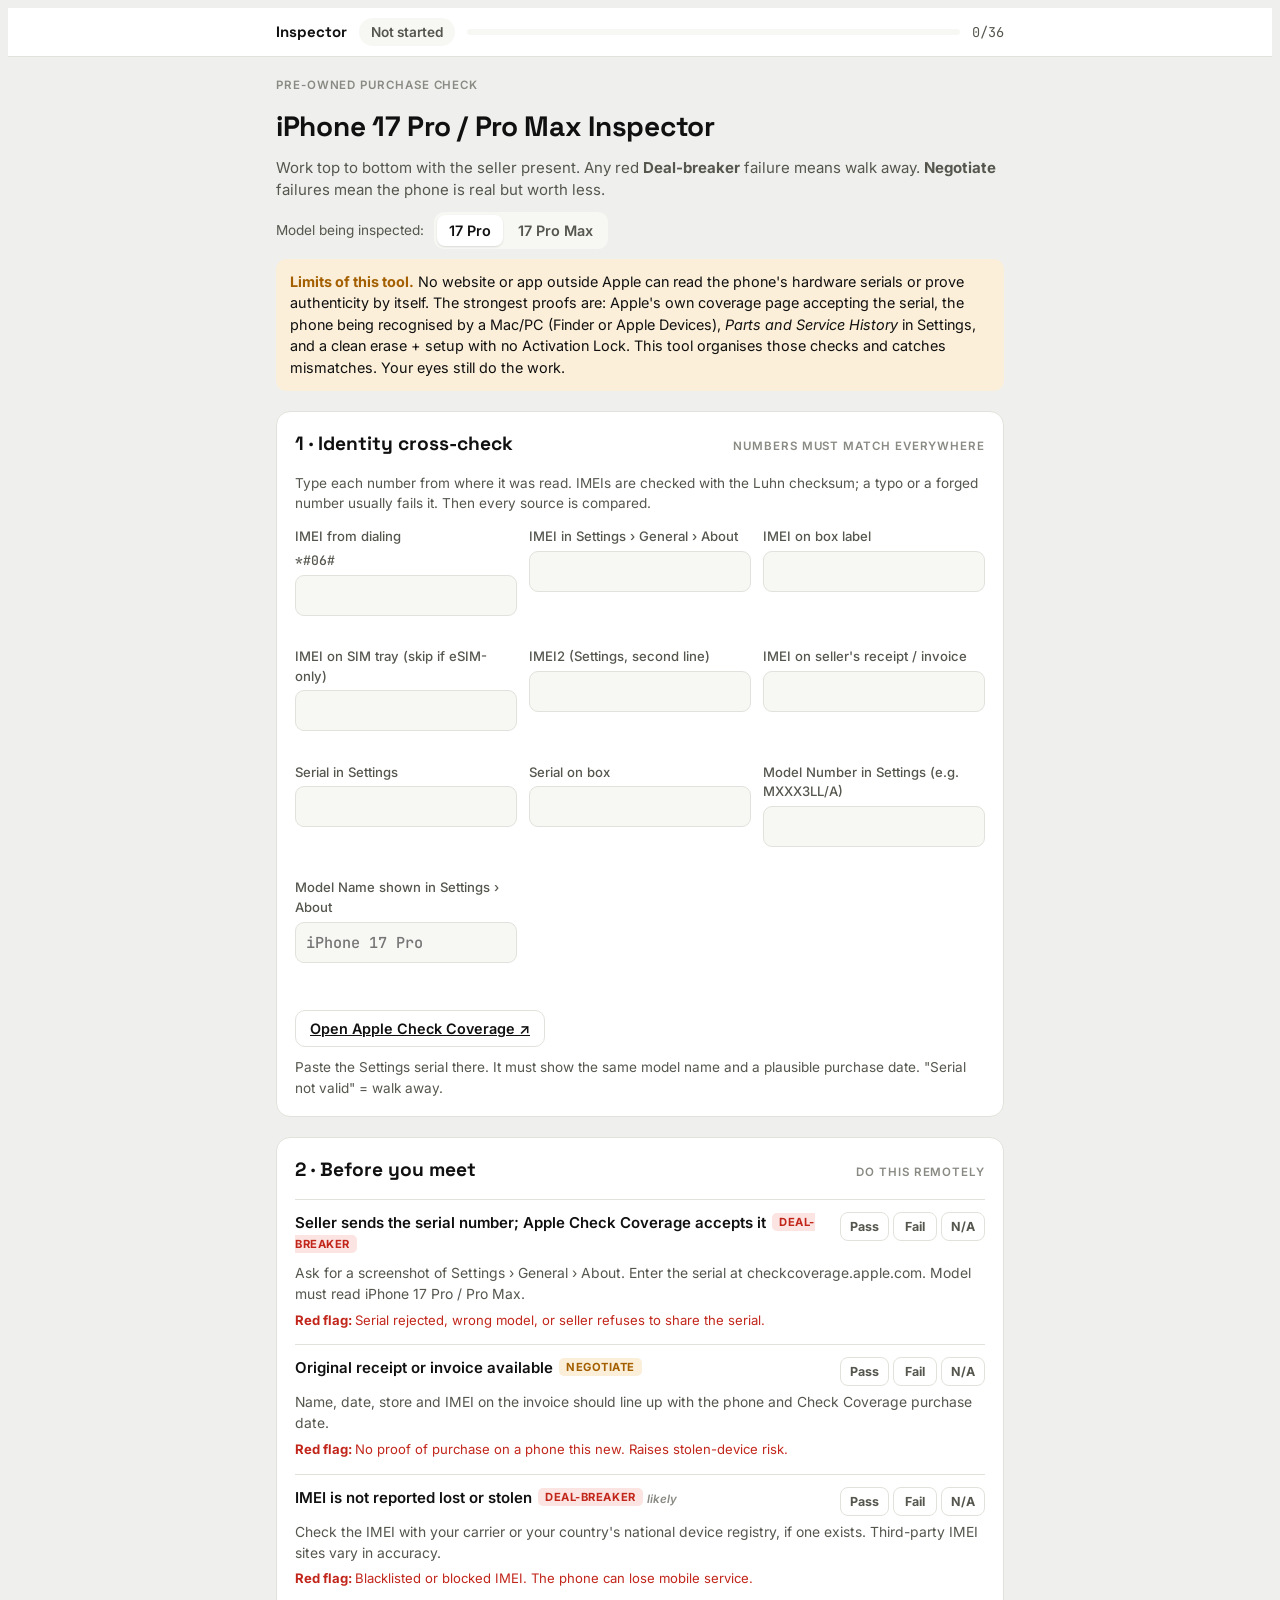
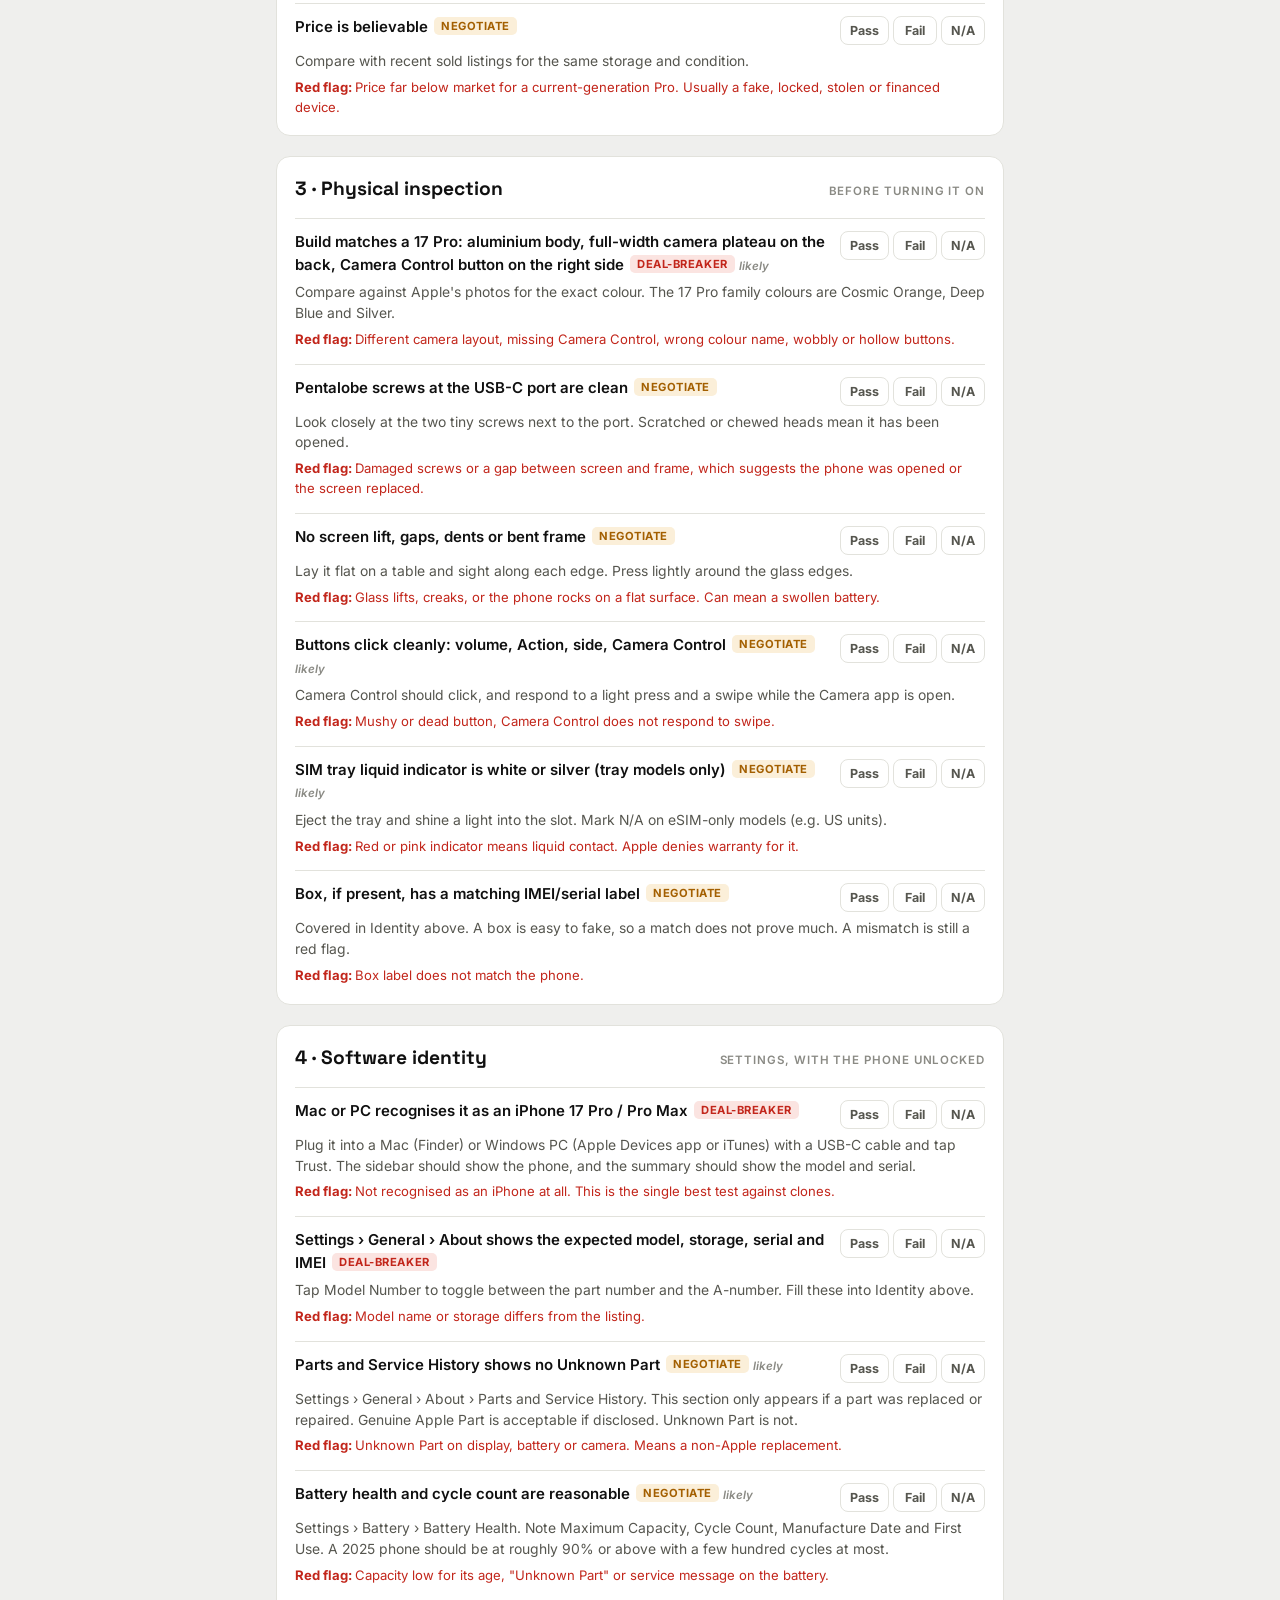
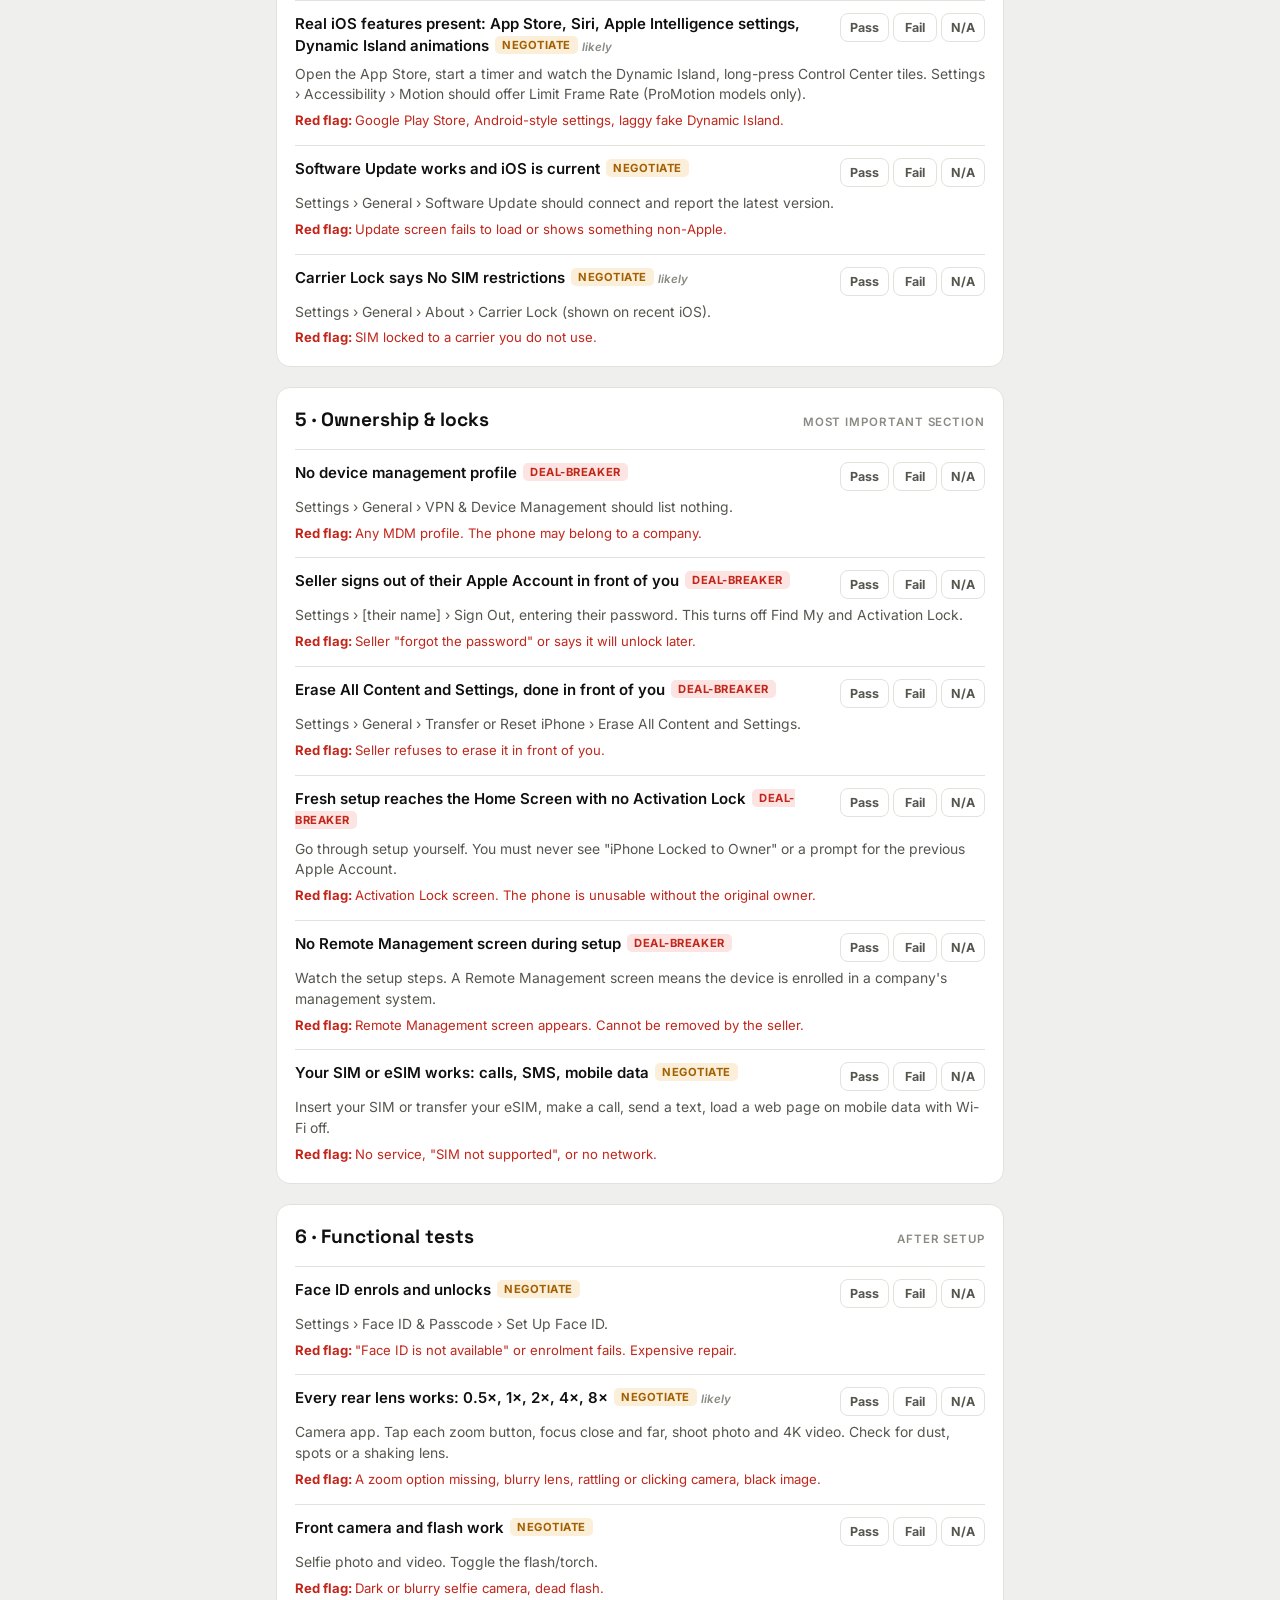
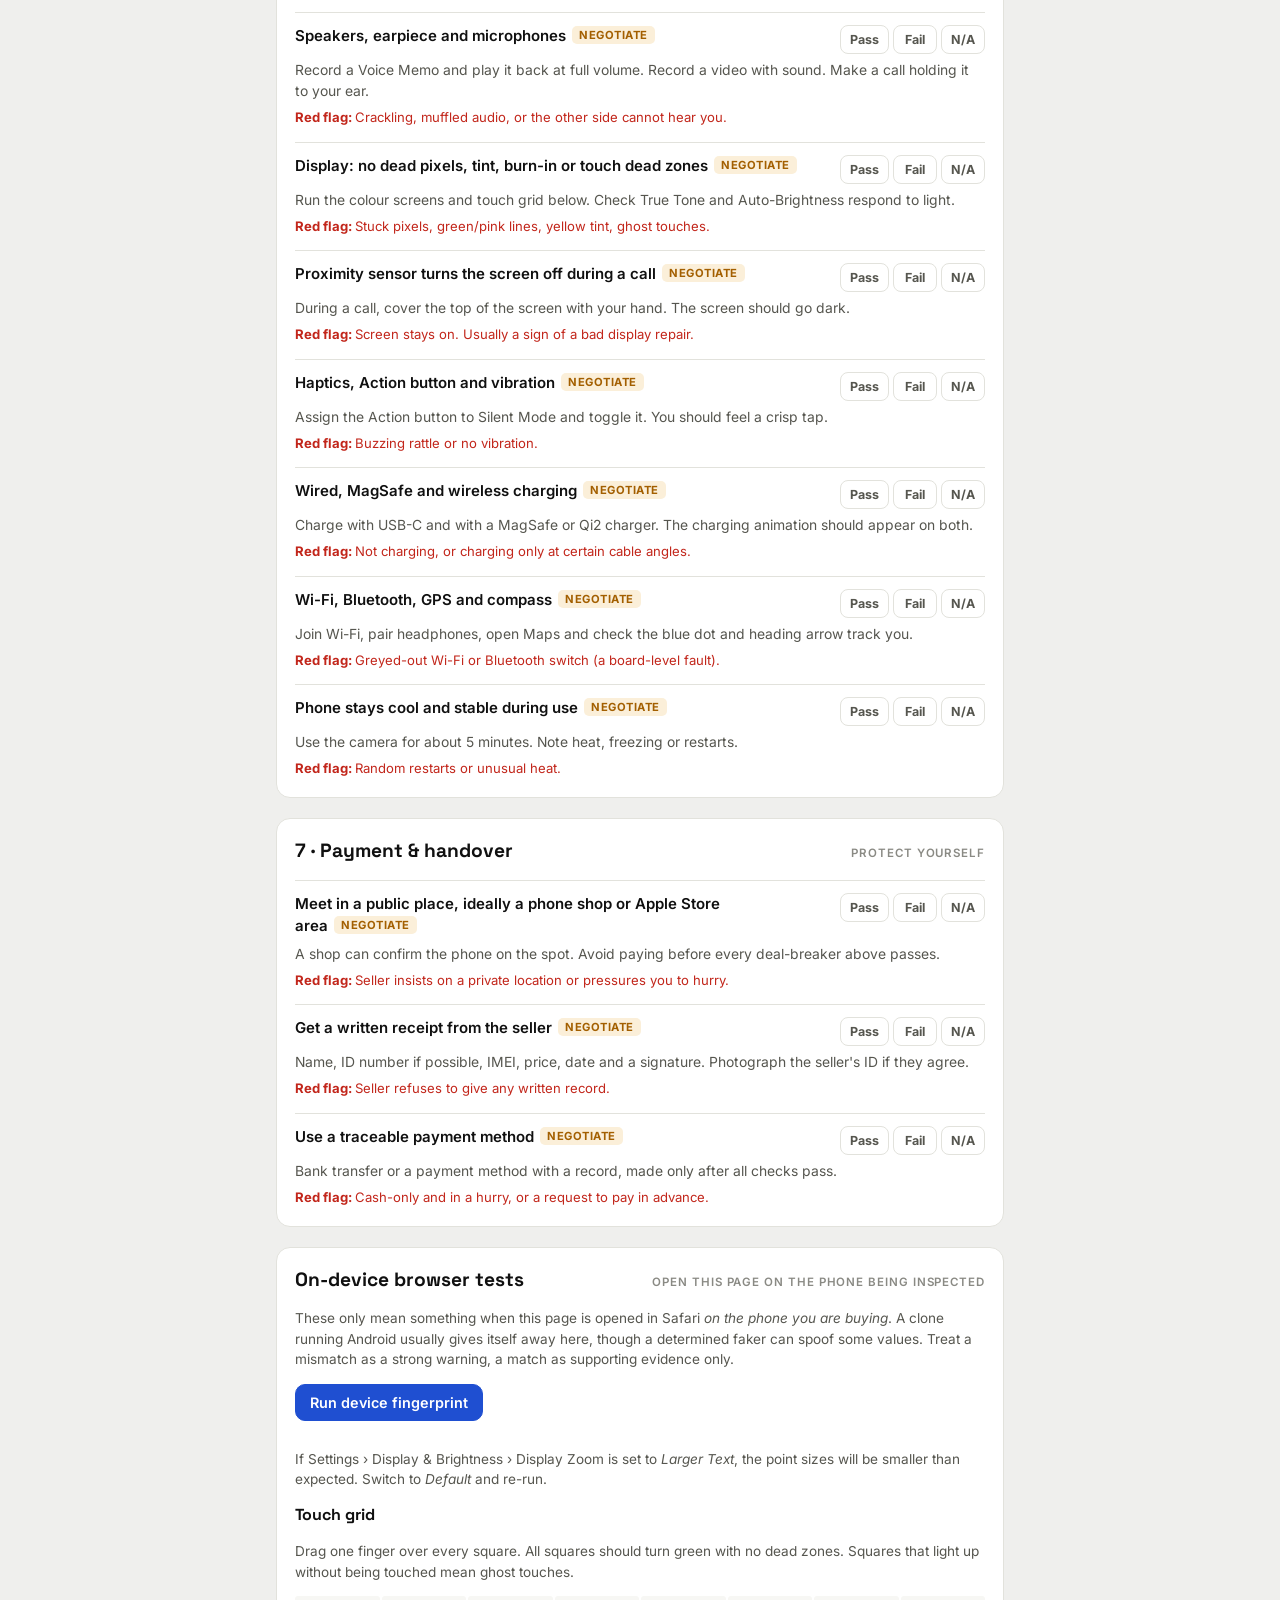
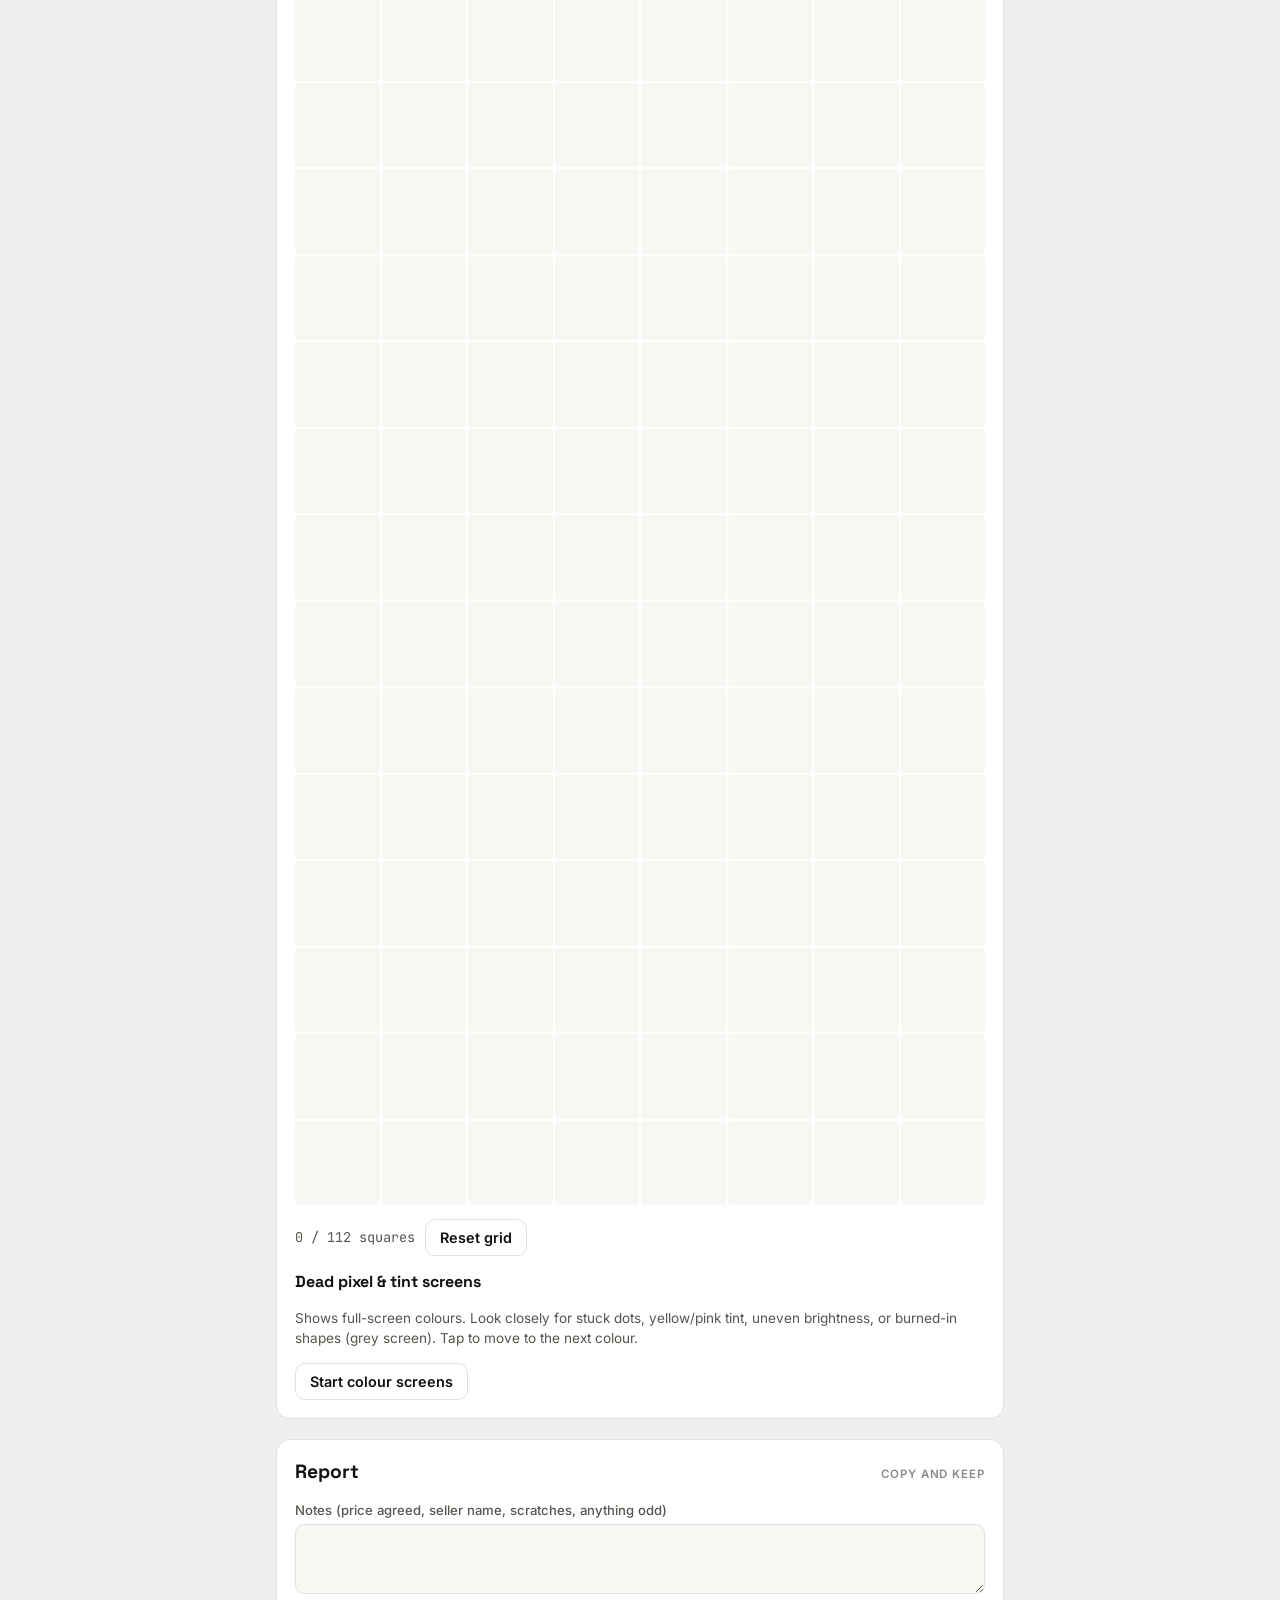
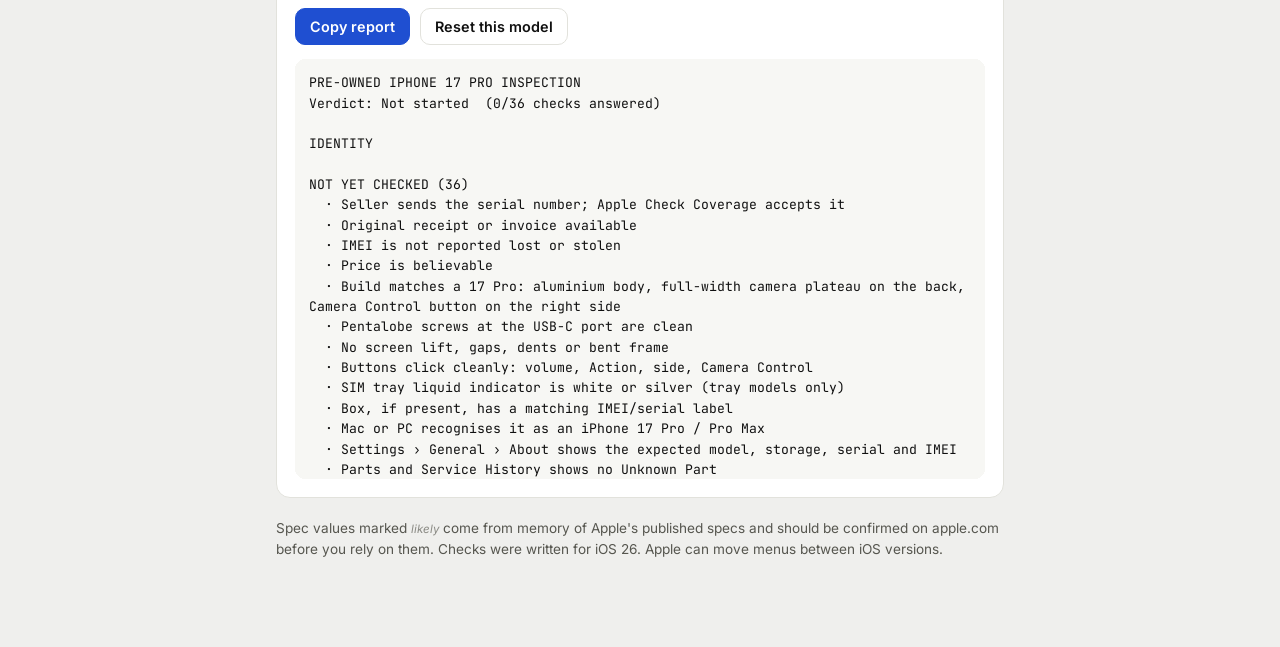
<file: tools/iphone-inspector/index.html>
<!doctype html>
<html lang="en"><head><meta charset="utf-8"><meta name="viewport" content="width=device-width,initial-scale=1,viewport-fit=cover">
<title>iPhone 17 Pro Inspector</title>
<meta name="claude:viewport-fit-sides" content="cover">
<link rel="preconnect" href="https://fonts.googleapis.com">
<link rel="stylesheet" href="https://fonts.googleapis.com/css2?family=Inter:wght@400;500;600&family=Space+Grotesk:wght@500;600;700&family=JetBrains+Mono:wght@400;600&display=swap">
<style>
/* Layout: one narrow operating column (phone-first, used standing at a seller's table), sticky verdict bar, sections in the order you actually inspect. */
:root{
  --bg:#EFEFED; --card:#FFFFFF; --sunk:#F7F7F4; --line:#E2E2DC;
  --ink:#101010; --ink2:#56564F; --ink3:#8A8A84;
  --accent:#1F4FD1; --accent-ink:#FFFFFF;
  --ok:#17803D; --ok-bg:#E5F3EA; --warn:#A35F00; --warn-bg:#FBEFD9; --bad:#C2261B; --bad-bg:#FBE4E1;
  --f-display:"Space Grotesk",ui-sans-serif,system-ui,sans-serif;
  --f-body:Inter,ui-sans-serif,system-ui,-apple-system,sans-serif;
  --f-mono:"JetBrains Mono",ui-monospace,SFMono-Regular,Menlo,monospace;
}
@media (prefers-color-scheme:dark){:root:not([data-theme="light"]){
  --bg:#121212; --card:#1B1B1A; --sunk:#222220; --line:#2F2F2C;
  --ink:#F2F2EE; --ink2:#B5B5AE; --ink3:#85857F;
  --accent:#7C9BFF; --accent-ink:#0B0B0B;
  --ok:#5CCB80; --ok-bg:#16301F; --warn:#F0B34F; --warn-bg:#33270F; --bad:#FF7A6E; --bad-bg:#3A1714; color-scheme:dark}}
:root[data-theme="dark"]{
  --bg:#121212; --card:#1B1B1A; --sunk:#222220; --line:#2F2F2C;
  --ink:#F2F2EE; --ink2:#B5B5AE; --ink3:#85857F;
  --accent:#7C9BFF; --accent-ink:#0B0B0B;
  --ok:#5CCB80; --ok-bg:#16301F; --warn:#F0B34F; --warn-bg:#33270F; --bad:#FF7A6E; --bad-bg:#3A1714; color-scheme:dark}
*{box-sizing:border-box}
[hidden]{display:none!important}
body{background:var(--bg);color:var(--ink);font-family:var(--f-body);font-size:15px;line-height:1.5}
body::before{content:"";position:fixed;inset:0 0 auto;height:env(safe-area-inset-top,0px);z-index:10;background:var(--card)}
.wrap{max-width:760px;margin:0 auto;padding-left:max(16px,env(safe-area-inset-left,0px));padding-right:max(16px,env(safe-area-inset-right,0px));padding-block:20px 80px;display:flex;flex-direction:column;gap:20px}
h1,h2,h3{font-family:var(--f-display);text-wrap:balance;margin:0}
h1{font-size:1.75rem;letter-spacing:-.01em}
h2{font-size:1.2rem}
h3{font-size:1rem}
p{margin:0}
.eyebrow{font-size:.72rem;text-transform:uppercase;letter-spacing:.08em;color:var(--ink3);font-weight:600}
.muted{color:var(--ink2)}
.small{font-size:.85rem}
.mono{font-family:var(--f-mono);font-variant-numeric:tabular-nums}
.card{background:var(--card);border:1px solid var(--line);border-radius:14px;padding:18px;display:flex;flex-direction:column;gap:14px;min-width:0}
.warnbox{background:var(--warn-bg);color:var(--ink);border-radius:10px;padding:12px 14px;font-size:.9rem}
.warnbox b{color:var(--warn)}
/* sticky bar */
.bar{position:sticky;top:env(safe-area-inset-top,0px);z-index:5;background:var(--card);border-bottom:1px solid var(--line)}
.bar-in{max-width:760px;margin:0 auto;padding-left:max(16px,env(safe-area-inset-left,0px));padding-right:max(16px,env(safe-area-inset-right,0px));padding-block:10px;display:flex;align-items:center;gap:12px;flex-wrap:wrap}
.pill{display:inline-flex;align-items:center;gap:6px;border-radius:999px;padding:4px 12px;font-weight:600;font-size:.85rem;white-space:nowrap}
.pill.ok{background:var(--ok-bg);color:var(--ok)} .pill.warn{background:var(--warn-bg);color:var(--warn)} .pill.bad{background:var(--bad-bg);color:var(--bad)} .pill.idle{background:var(--sunk);color:var(--ink2)}
.prog{flex:1;min-width:120px;height:6px;background:var(--sunk);border-radius:6px;overflow:hidden}
.prog>i{display:block;height:100%;background:var(--accent);width:0;transition:width .2s}
/* controls */
.seg{display:inline-flex;background:var(--sunk);border-radius:10px;padding:3px;gap:3px;flex-wrap:wrap}
.seg button{border:0;background:transparent;color:var(--ink2);font:600 .9rem var(--f-body);padding:7px 12px;border-radius:8px;cursor:pointer}
.seg button[aria-pressed="true"]{background:var(--card);color:var(--ink);box-shadow:0 1px 2px rgba(0,0,0,.12)}
button:focus-visible,input:focus-visible,textarea:focus-visible,a:focus-visible{outline:2px solid var(--accent);outline-offset:2px}
.btn{border:1px solid var(--line);background:var(--card);color:var(--ink);font:600 .9rem var(--f-body);padding:9px 14px;border-radius:10px;cursor:pointer}
.btn.primary{background:var(--accent);color:var(--accent-ink);border-color:var(--accent)}
.row{display:flex;gap:10px;flex-wrap:wrap;align-items:center}
.grid2{display:grid;grid-template-columns:repeat(auto-fit,minmax(220px,1fr));gap:12px}
label.f{display:flex;flex-direction:column;gap:4px;font-size:.82rem;color:var(--ink2);font-weight:500;min-width:0}
input[type=text],textarea{width:100%;font:500 .95rem var(--f-mono);color:var(--ink);background:var(--sunk);border:1px solid var(--line);border-radius:9px;padding:9px 10px}
textarea{font-family:var(--f-body);min-height:70px;resize:vertical}
.chk{font-size:.8rem;font-weight:600;min-height:1.2em}
.chk.ok{color:var(--ok)} .chk.bad{color:var(--bad)} .chk.warn{color:var(--warn)}
/* checklist */
.sec-head{display:flex;justify-content:space-between;align-items:baseline;gap:10px;flex-wrap:wrap}
.item{border-top:1px solid var(--line);padding-top:12px;display:grid;grid-template-columns:1fr auto;gap:6px 12px}
.item:first-of-type{border-top:0;padding-top:0}
.item .t{font-weight:600;min-width:0}
.item .how{grid-column:1/-1;font-size:.87rem;color:var(--ink2)}
.item .flag{grid-column:1/-1;font-size:.82rem;color:var(--bad)}
.item .flag::before{content:"Red flag: ";font-weight:700}
.tag{font-size:.7rem;font-weight:700;letter-spacing:.05em;text-transform:uppercase;padding:2px 7px;border-radius:5px;margin-left:6px;vertical-align:2px}
.tag.deal{background:var(--bad-bg);color:var(--bad)} .tag.neg{background:var(--warn-bg);color:var(--warn)}
.tri{display:inline-flex;gap:4px;align-self:start}
.tri button{border:1px solid var(--line);background:var(--card);color:var(--ink2);font:700 .78rem var(--f-body);padding:6px 9px;border-radius:8px;cursor:pointer;min-width:44px}
.tri button[data-v="pass"][aria-pressed="true"]{background:var(--ok);border-color:var(--ok);color:#fff}
.tri button[data-v="fail"][aria-pressed="true"]{background:var(--bad);border-color:var(--bad);color:#fff}
.tri button[data-v="na"][aria-pressed="true"]{background:var(--ink2);border-color:var(--ink2);color:var(--card)}
.conf{font-size:.72rem;color:var(--ink3);font-style:italic}
/* fingerprint table */
.tbl{overflow-x:auto}
table{border-collapse:collapse;width:100%;font-size:.87rem}
th,td{text-align:left;padding:7px 8px;border-bottom:1px solid var(--line);vertical-align:top}
th{font-size:.72rem;text-transform:uppercase;letter-spacing:.06em;color:var(--ink3)}
td.r-ok{color:var(--ok);font-weight:700} td.r-bad{color:var(--bad);font-weight:700} td.r-warn{color:var(--warn);font-weight:700}
/* touch grid + pixel overlay */
#touchGrid{display:grid;grid-template-columns:repeat(8,1fr);gap:2px;touch-action:none;user-select:none;-webkit-user-select:none;max-width:100%}
#touchGrid div{aspect-ratio:1;background:var(--sunk);border-radius:3px}
#touchGrid div.hit{background:var(--ok)}
#overlay{position:fixed;inset:0;z-index:50;display:flex;align-items:flex-end;justify-content:center;padding-bottom:calc(env(safe-area-inset-bottom,0px) + 18px);cursor:pointer}
#overlay span{font:600 .8rem var(--f-body);background:rgba(0,0,0,.55);color:#fff;padding:6px 12px;border-radius:99px}
pre#report{white-space:pre-wrap;word-break:break-word;background:var(--sunk);border-radius:10px;padding:14px;font:.82rem/1.55 var(--f-mono);margin:0;max-height:420px;overflow:auto}
a{color:var(--accent)}
@media (max-width:520px){.item{grid-template-columns:1fr}.bar-title{display:none}.bar-in{flex-wrap:nowrap}.prog{min-width:60px}}
@media (prefers-reduced-motion:reduce){.prog>i{transition:none}}
</style>

<div class="bar"><div class="bar-in">
  <strong class="bar-title" style="font-family:var(--f-display)">Inspector</strong>
  <span id="verdict" class="pill idle">Not started</span>
  <div class="prog" aria-label="Checklist progress"><i id="progFill"></i></div>
  <span id="progTxt" class="small muted mono">0/0</span>
</div></div>

<div class="wrap">
  <header style="display:flex;flex-direction:column;gap:10px">
    <span class="eyebrow">Pre-owned purchase check</span>
    <h1>iPhone 17 Pro / Pro Max Inspector</h1>
    <p class="muted">Work top to bottom with the seller present. Any red <b>Deal-breaker</b> failure means walk away. <b>Negotiate</b> failures mean the phone is real but worth less.</p>
    <div class="row">
      <span class="small muted">Model being inspected:</span>
      <div class="seg" id="modelSeg">
        <button type="button" data-m="pro" aria-pressed="true">17 Pro</button>
        <button type="button" data-m="max" aria-pressed="false">17 Pro Max</button>
      </div>
    </div>
    <div class="warnbox"><b>Limits of this tool.</b> No website or app outside Apple can read the phone's hardware serials or prove authenticity by itself. The strongest proofs are: Apple's own coverage page accepting the serial, the phone being recognised by a Mac/PC (Finder or Apple Devices), <i>Parts and Service History</i> in Settings, and a clean erase + setup with no Activation Lock. This tool organises those checks and catches mismatches. Your eyes still do the work.</div>
  </header>

  <!-- 1. IDENTITY -->
  <section class="card" id="identity">
    <div class="sec-head"><h2>1 · Identity cross-check</h2><span class="eyebrow">Numbers must match everywhere</span></div>
    <p class="small muted">Type each number from where it was read. IMEIs are checked with the Luhn checksum; a typo or a forged number usually fails it. Then every source is compared.</p>
    <div class="grid2">
      <label class="f">IMEI from dialing <span class="mono">*#06#</span><input type="text" id="imeiDial" inputmode="numeric" autocomplete="off"><span class="chk" id="c-imeiDial"></span></label>
      <label class="f">IMEI in Settings › General › About<input type="text" id="imeiSet" inputmode="numeric" autocomplete="off"><span class="chk" id="c-imeiSet"></span></label>
      <label class="f">IMEI on box label<input type="text" id="imeiBox" inputmode="numeric" autocomplete="off"><span class="chk" id="c-imeiBox"></span></label>
      <label class="f">IMEI on SIM tray (skip if eSIM-only)<input type="text" id="imeiTray" inputmode="numeric" autocomplete="off"><span class="chk" id="c-imeiTray"></span></label>
      <label class="f">IMEI2 (Settings, second line)<input type="text" id="imei2" inputmode="numeric" autocomplete="off"><span class="chk" id="c-imei2"></span></label>
      <label class="f">IMEI on seller's receipt / invoice<input type="text" id="imeiRcpt" inputmode="numeric" autocomplete="off"><span class="chk" id="c-imeiRcpt"></span></label>
      <label class="f">Serial in Settings<input type="text" id="serSet" autocomplete="off" style="text-transform:uppercase"><span class="chk" id="c-serSet"></span></label>
      <label class="f">Serial on box<input type="text" id="serBox" autocomplete="off" style="text-transform:uppercase"><span class="chk" id="c-serBox"></span></label>
      <label class="f">Model Number in Settings (e.g. MXXX3LL/A)<input type="text" id="partNo" autocomplete="off" style="text-transform:uppercase"><span class="chk" id="c-partNo"></span></label>
      <label class="f">Model Name shown in Settings › About<input type="text" id="modelName" autocomplete="off" placeholder="iPhone 17 Pro"><span class="chk" id="c-modelName"></span></label>
    </div>
    <div id="matchOut" class="small"></div>
    <div class="row">
      <a class="btn" href="https://checkcoverage.apple.com/" target="_blank" rel="noopener">Open Apple Check Coverage ↗</a>
      <span class="small muted">Paste the Settings serial there. It must show the same model name and a plausible purchase date. "Serial not valid" = walk away.</span>
    </div>
  </section>

  <!-- 2. CHECKLIST (rendered) -->
  <div id="checklist" style="display:flex;flex-direction:column;gap:20px"></div>

  <!-- 3. ON-DEVICE -->
  <section class="card" id="ondevice">
    <div class="sec-head"><h2>On-device browser tests</h2><span class="eyebrow">Open this page on the phone being inspected</span></div>
    <p class="small muted">These only mean something when this page is opened in Safari <i>on the phone you are buying</i>. A clone running Android usually gives itself away here, though a determined faker can spoof some values. Treat a mismatch as a strong warning, a match as supporting evidence only.</p>
    <div class="row"><button class="btn primary" type="button" id="runFp">Run device fingerprint</button></div>
    <div class="tbl"><table id="fpTable" hidden><thead><tr><th>Signal</th><th>Read</th><th>Expected</th><th>Result</th></tr></thead><tbody></tbody></table></div>
    <p class="small muted">If Settings › Display &amp; Brightness › Display Zoom is set to <i>Larger Text</i>, the point sizes will be smaller than expected. Switch to <i>Default</i> and re-run.</p>

    <h3>Touch grid</h3>
    <p class="small muted">Drag one finger over every square. All squares should turn green with no dead zones. Squares that light up without being touched mean ghost touches.</p>
    <div id="touchGrid" aria-label="Touch test grid"></div>
    <div class="row"><span id="touchTxt" class="small mono muted">0 / 0</span><button class="btn" type="button" id="touchReset">Reset grid</button></div>

    <h3>Dead pixel &amp; tint screens</h3>
    <p class="small muted">Shows full-screen colours. Look closely for stuck dots, yellow/pink tint, uneven brightness, or burned-in shapes (grey screen). Tap to move to the next colour.</p>
    <div class="row"><button class="btn" type="button" id="pixBtn">Start colour screens</button></div>
  </section>

  <!-- 4. REPORT -->
  <section class="card" id="reportCard">
    <div class="sec-head"><h2>Report</h2><span class="eyebrow">Copy and keep</span></div>
    <label class="f">Notes (price agreed, seller name, scratches, anything odd)<textarea id="notes"></textarea></label>
    <div class="row">
      <button class="btn primary" type="button" id="copyRep">Copy report</button>
      <button class="btn" type="button" id="resetAll">Reset this model</button>
      <span id="copyMsg" class="small muted"></span>
    </div>
    <div id="resetConfirm" class="warnbox" hidden>Clear every answer for this model? <button class="btn" type="button" id="resetYes">Yes, clear</button> <button class="btn" type="button" id="resetNo">Cancel</button></div>
    <pre id="report"></pre>
  </section>

  <p class="small muted">Spec values marked <span class="conf">likely</span> come from memory of Apple's published specs and should be confirmed on apple.com before you rely on them. Checks were written for iOS 26. Apple can move menus between iOS versions.</p>
</div>
<div id="overlay" hidden><span id="ovTxt">Tap for next colour</span></div>

<script>
(function(){
"use strict";
/* ---------- device expectations ---------- */
const SPECS = {
  pro: {name:"iPhone 17 Pro", ptW:402, ptH:874, dpr:3, display:'6.3" 2622×1206', storage:"256 GB, 512 GB, 1 TB"},
  max: {name:"iPhone 17 Pro Max", ptW:440, ptH:956, dpr:3, display:'6.9" 2868×1320', storage:"256 GB, 512 GB, 1 TB, 2 TB"}
};

/* ---------- checklist data ----------
   sev: deal = walk away on fail, neg = negotiate on fail
   conf: certain | likely  (how sure we are the menu/behaviour is exactly as described) */
const SECTIONS = [
 {id:"before", title:"2 · Before you meet", sub:"Do this remotely", items:[
  {id:"b1",sev:"deal",t:"Seller sends the serial number; Apple Check Coverage accepts it",how:"Ask for a screenshot of Settings › General › About. Enter the serial at checkcoverage.apple.com. Model must read iPhone 17 Pro / Pro Max.",flag:"Serial rejected, wrong model, or seller refuses to share the serial.",conf:"certain"},
  {id:"b2",sev:"neg",t:"Original receipt or invoice available",how:"Name, date, store and IMEI on the invoice should line up with the phone and Check Coverage purchase date.",flag:"No proof of purchase on a phone this new. Raises stolen-device risk.",conf:"certain"},
  {id:"b3",sev:"deal",t:"IMEI is not reported lost or stolen",how:"Check the IMEI with your carrier or your country's national device registry, if one exists. Third-party IMEI sites vary in accuracy.",flag:"Blacklisted or blocked IMEI. The phone can lose mobile service.",conf:"likely"},
  {id:"b4",sev:"neg",t:"Price is believable",how:"Compare with recent sold listings for the same storage and condition.",flag:"Price far below market for a current-generation Pro. Usually a fake, locked, stolen or financed device.",conf:"certain"}
 ]},
 {id:"body", title:"3 · Physical inspection", sub:"Before turning it on", items:[
  {id:"p1",sev:"deal",t:"Build matches a 17 Pro: aluminium body, full-width camera plateau on the back, Camera Control button on the right side",how:"Compare against Apple's photos for the exact colour. The 17 Pro family colours are Cosmic Orange, Deep Blue and Silver.",flag:"Different camera layout, missing Camera Control, wrong colour name, wobbly or hollow buttons.",conf:"likely"},
  {id:"p2",sev:"neg",t:"Pentalobe screws at the USB-C port are clean",how:"Look closely at the two tiny screws next to the port. Scratched or chewed heads mean it has been opened.",flag:"Damaged screws or a gap between screen and frame, which suggests the phone was opened or the screen replaced.",conf:"certain"},
  {id:"p3",sev:"neg",t:"No screen lift, gaps, dents or bent frame",how:"Lay it flat on a table and sight along each edge. Press lightly around the glass edges.",flag:"Glass lifts, creaks, or the phone rocks on a flat surface. Can mean a swollen battery.",conf:"certain"},
  {id:"p4",sev:"neg",t:"Buttons click cleanly: volume, Action, side, Camera Control",how:"Camera Control should click, and respond to a light press and a swipe while the Camera app is open.",flag:"Mushy or dead button, Camera Control does not respond to swipe.",conf:"likely"},
  {id:"p5",sev:"neg",t:"SIM tray liquid indicator is white or silver (tray models only)",how:"Eject the tray and shine a light into the slot. Mark N/A on eSIM-only models (e.g. US units).",flag:"Red or pink indicator means liquid contact. Apple denies warranty for it.",conf:"likely"},
  {id:"p6",sev:"neg",t:"Box, if present, has a matching IMEI/serial label",how:"Covered in Identity above. A box is easy to fake, so a match does not prove much. A mismatch is still a red flag.",flag:"Box label does not match the phone.",conf:"certain"}
 ]},
 {id:"soft", title:"4 · Software identity", sub:"Settings, with the phone unlocked", items:[
  {id:"s1",sev:"deal",t:"Mac or PC recognises it as an iPhone 17 Pro / Pro Max",how:"Plug it into a Mac (Finder) or Windows PC (Apple Devices app or iTunes) with a USB-C cable and tap Trust. The sidebar should show the phone, and the summary should show the model and serial.",flag:"Not recognised as an iPhone at all. This is the single best test against clones.",conf:"certain"},
  {id:"s2",sev:"deal",t:"Settings › General › About shows the expected model, storage, serial and IMEI",how:"Tap Model Number to toggle between the part number and the A-number. Fill these into Identity above.",flag:"Model name or storage differs from the listing.",conf:"certain"},
  {id:"s3",sev:"neg",t:"Parts and Service History shows no Unknown Part",how:"Settings › General › About › Parts and Service History. This section only appears if a part was replaced or repaired. Genuine Apple Part is acceptable if disclosed. Unknown Part is not.",flag:"Unknown Part on display, battery or camera. Means a non-Apple replacement.",conf:"likely"},
  {id:"s4",sev:"neg",t:"Battery health and cycle count are reasonable",how:"Settings › Battery › Battery Health. Note Maximum Capacity, Cycle Count, Manufacture Date and First Use. A 2025 phone should be at roughly 90% or above with a few hundred cycles at most.",flag:"Capacity low for its age, \"Unknown Part\" or service message on the battery.",conf:"likely"},
  {id:"s5",sev:"neg",t:"Real iOS features present: App Store, Siri, Apple Intelligence settings, Dynamic Island animations",how:"Open the App Store, start a timer and watch the Dynamic Island, long-press Control Center tiles. Settings › Accessibility › Motion should offer Limit Frame Rate (ProMotion models only).",flag:"Google Play Store, Android-style settings, laggy fake Dynamic Island.",conf:"likely"},
  {id:"s6",sev:"neg",t:"Software Update works and iOS is current",how:"Settings › General › Software Update should connect and report the latest version.",flag:"Update screen fails to load or shows something non-Apple.",conf:"certain"},
  {id:"s7",sev:"neg",t:"Carrier Lock says No SIM restrictions",how:"Settings › General › About › Carrier Lock (shown on recent iOS).",flag:"SIM locked to a carrier you do not use.",conf:"likely"}
 ]},
 {id:"lock", title:"5 · Ownership & locks", sub:"Most important section", items:[
  {id:"l1",sev:"deal",t:"No device management profile",how:"Settings › General › VPN & Device Management should list nothing.",flag:"Any MDM profile. The phone may belong to a company.",conf:"certain"},
  {id:"l2",sev:"deal",t:"Seller signs out of their Apple Account in front of you",how:"Settings › [their name] › Sign Out, entering their password. This turns off Find My and Activation Lock.",flag:"Seller \"forgot the password\" or says it will unlock later.",conf:"certain"},
  {id:"l3",sev:"deal",t:"Erase All Content and Settings, done in front of you",how:"Settings › General › Transfer or Reset iPhone › Erase All Content and Settings.",flag:"Seller refuses to erase it in front of you.",conf:"certain"},
  {id:"l4",sev:"deal",t:"Fresh setup reaches the Home Screen with no Activation Lock",how:"Go through setup yourself. You must never see \"iPhone Locked to Owner\" or a prompt for the previous Apple Account.",flag:"Activation Lock screen. The phone is unusable without the original owner.",conf:"certain"},
  {id:"l5",sev:"deal",t:"No Remote Management screen during setup",how:"Watch the setup steps. A Remote Management screen means the device is enrolled in a company's management system.",flag:"Remote Management screen appears. Cannot be removed by the seller.",conf:"certain"},
  {id:"l6",sev:"neg",t:"Your SIM or eSIM works: calls, SMS, mobile data",how:"Insert your SIM or transfer your eSIM, make a call, send a text, load a web page on mobile data with Wi-Fi off.",flag:"No service, \"SIM not supported\", or no network.",conf:"certain"}
 ]},
 {id:"func", title:"6 · Functional tests", sub:"After setup", items:[
  {id:"f1",sev:"neg",t:"Face ID enrols and unlocks",how:"Settings › Face ID & Passcode › Set Up Face ID.",flag:"\"Face ID is not available\" or enrolment fails. Expensive repair.",conf:"certain"},
  {id:"f2",sev:"neg",t:"Every rear lens works: 0.5×, 1×, 2×, 4×, 8×",how:"Camera app. Tap each zoom button, focus close and far, shoot photo and 4K video. Check for dust, spots or a shaking lens.",flag:"A zoom option missing, blurry lens, rattling or clicking camera, black image.",conf:"likely"},
  {id:"f3",sev:"neg",t:"Front camera and flash work",how:"Selfie photo and video. Toggle the flash/torch.",flag:"Dark or blurry selfie camera, dead flash.",conf:"certain"},
  {id:"f4",sev:"neg",t:"Speakers, earpiece and microphones",how:"Record a Voice Memo and play it back at full volume. Record a video with sound. Make a call holding it to your ear.",flag:"Crackling, muffled audio, or the other side cannot hear you.",conf:"certain"},
  {id:"f5",sev:"neg",t:"Display: no dead pixels, tint, burn-in or touch dead zones",how:"Run the colour screens and touch grid below. Check True Tone and Auto-Brightness respond to light.",flag:"Stuck pixels, green/pink lines, yellow tint, ghost touches.",conf:"certain"},
  {id:"f6",sev:"neg",t:"Proximity sensor turns the screen off during a call",how:"During a call, cover the top of the screen with your hand. The screen should go dark.",flag:"Screen stays on. Usually a sign of a bad display repair.",conf:"certain"},
  {id:"f7",sev:"neg",t:"Haptics, Action button and vibration",how:"Assign the Action button to Silent Mode and toggle it. You should feel a crisp tap.",flag:"Buzzing rattle or no vibration.",conf:"certain"},
  {id:"f8",sev:"neg",t:"Wired, MagSafe and wireless charging",how:"Charge with USB-C and with a MagSafe or Qi2 charger. The charging animation should appear on both.",flag:"Not charging, or charging only at certain cable angles.",conf:"certain"},
  {id:"f9",sev:"neg",t:"Wi-Fi, Bluetooth, GPS and compass",how:"Join Wi-Fi, pair headphones, open Maps and check the blue dot and heading arrow track you.",flag:"Greyed-out Wi-Fi or Bluetooth switch (a board-level fault).",conf:"certain"},
  {id:"f10",sev:"neg",t:"Phone stays cool and stable during use",how:"Use the camera for about 5 minutes. Note heat, freezing or restarts.",flag:"Random restarts or unusual heat.",conf:"certain"}
 ]},
 {id:"pay", title:"7 · Payment & handover", sub:"Protect yourself", items:[
  {id:"h1",sev:"neg",t:"Meet in a public place, ideally a phone shop or Apple Store area",how:"A shop can confirm the phone on the spot. Avoid paying before every deal-breaker above passes.",flag:"Seller insists on a private location or pressures you to hurry.",conf:"certain"},
  {id:"h2",sev:"neg",t:"Get a written receipt from the seller",how:"Name, ID number if possible, IMEI, price, date and a signature. Photograph the seller's ID if they agree.",flag:"Seller refuses to give any written record.",conf:"certain"},
  {id:"h3",sev:"neg",t:"Use a traceable payment method",how:"Bank transfer or a payment method with a record, made only after all checks pass.",flag:"Cash-only and in a hurry, or a request to pay in advance.",conf:"certain"}
 ]}
];

/* ---------- state ---------- */
let model = "pro";
let S = {};
function key(){return "iphoneInspector:"+model}
function load(){try{S=JSON.parse(localStorage.getItem(key())||"{}")}catch(e){S={}} S.items=S.items||{}; S.fields=S.fields||{}; S.fp=S.fp||null; S.touch=S.touch||[]}
function save(){try{localStorage.setItem(key(),JSON.stringify(S))}catch(e){}}
try{const m=localStorage.getItem("iphoneInspector:model"); if(m==="pro"||m==="max") model=m}catch(e){}

/* ---------- identity ---------- */
const IMEI_FIELDS=["imeiDial","imeiSet","imeiBox","imeiTray","imeiRcpt"];
const ALL_FIELDS=IMEI_FIELDS.concat(["imei2","serSet","serBox","partNo","modelName"]);
function digits(s){return (s||"").replace(/\D/g,"")}
function luhn(d){ if(!/^\d{15}$/.test(d)) return false; let sum=0; for(let i=0;i<15;i++){let n=+d[14-i]; if(i%2===1){n*=2; if(n>9)n-=9} sum+=n} return sum%10===0 }
const PREFIX={M:"New retail unit",F:"Apple Certified Refurbished",N:"Replacement unit issued by Apple service",P:"Personalised (engraved) retail unit"};
const REGION={"LL/A":"USA","ZP/A":"Hong Kong / Macau","CH/A":"Mainland China","J/A":"Japan","B/A":"UK / Ireland","ZA/A":"Singapore / Malaysia","HN/A":"India","X/A":"Australia","C/A":"Canada","AE/A":"UAE / Middle East","KH/A":"South Korea","TH/A":"Thailand"};
function setChk(id,cls,txt){const el=document.getElementById("c-"+id); if(el){el.className="chk "+cls; el.textContent=txt}}
function checkIdentity(){
  const out=[]; const v=id=>(document.getElementById(id).value||"").trim();
  IMEI_FIELDS.concat(["imei2"]).forEach(id=>{const d=digits(v(id)); if(!d){setChk(id,"","");return}
    if(d.length!==15) setChk(id,"bad","✗ "+d.length+" digits, IMEI needs 15");
    else if(!luhn(d)) setChk(id,"bad","✗ Fails checksum. Typo or fake number");
    else setChk(id,"ok","✓ Valid IMEI format (TAC "+d.slice(0,8)+")");});
  const im=IMEI_FIELDS.map(id=>[id,digits(v(id))]).filter(x=>x[1].length===15);
  const uniq=[...new Set(im.map(x=>x[1]))];
  if(im.length>=2){ if(uniq.length===1) out.push(["ok","All "+im.length+" IMEI sources match."]); else out.push(["bad","IMEI mismatch between sources: "+im.map(x=>labelOf(x[0])+" = "+x[1]).join(" · ")]) }
  const i2=digits(v("imei2")); if(i2.length===15 && uniq.includes(i2)) out.push(["warn","IMEI2 is identical to IMEI. On a real iPhone they differ."]);
  if(i2.length===15 && uniq.length===1 && i2.slice(0,8)!==uniq[0].slice(0,8)) out.push(["warn","IMEI and IMEI2 have different TAC prefixes. Often normal, but compare both on the box and in Settings."]);
  ["serSet","serBox"].forEach(id=>{const s=v(id).toUpperCase(); if(!s){setChk(id,"","");return}
    if(/[^A-Z0-9]/.test(s)) setChk(id,"bad","✗ Serials only contain letters and digits");
    else if(s.length===10) setChk(id,"ok","✓ 10 characters, the format of current Apple serials");
    else if(s.length===12) setChk(id,"warn","! 12 characters is the older format, unexpected on a 2025 model");
    else setChk(id,"bad","✗ "+s.length+" characters. Unexpected length");});
  const a=v("serSet").toUpperCase(), b=v("serBox").toUpperCase();
  if(a&&b) out.push(a===b?["ok","Serial matches the box."]:["bad","Serial in Settings does not match the box."]);
  const p=v("partNo").toUpperCase().replace(/\s/g,"");
  if(p){ const pre=PREFIX[p[0]]; const reg=Object.keys(REGION).find(r=>p.endsWith(r));
    if(/^A\d{4}$/.test(p)) setChk("partNo","warn","! That is the A-number. Tap Model Number once more to see the part number.");
    else if(!pre) setChk("partNo","bad","✗ Part numbers start with M, F, N or P");
    else setChk("partNo",p[0]==="M"||p[0]==="P"?"ok":"warn",(p[0]==="M"||p[0]==="P"?"✓ ":"! ")+pre+(reg?" · sold in "+REGION[reg]:" · region code not in this list"));
  } else setChk("partNo","","");
  const mn=v("modelName"); if(mn){ const exp=SPECS[model].name; setChk("modelName",mn.toLowerCase()===exp.toLowerCase()?"ok":"bad",mn.toLowerCase()===exp.toLowerCase()?"✓ Matches the model you selected":"✗ Expected \""+exp+"\"") } else setChk("modelName","","");
  document.getElementById("matchOut").innerHTML=out.map(o=>'<div class="chk '+o[0]+'">'+(o[0]==="ok"?"✓ ":o[0]==="bad"?"✗ ":"! ")+esc(o[1])+"</div>").join("");
  return out;
}
function labelOf(id){return {imeiDial:"*#06#",imeiSet:"Settings",imeiBox:"Box",imeiTray:"SIM tray",imeiRcpt:"Receipt"}[id]||id}
function esc(s){return String(s).replace(/[&<>"]/g,c=>({"&":"&amp;","<":"&lt;",">":"&gt;",'"':"&quot;"}[c]))}

/* ---------- checklist render ---------- */
function renderChecklist(){
  const root=document.getElementById("checklist"); root.innerHTML="";
  SECTIONS.forEach(sec=>{
    const card=document.createElement("section"); card.className="card";
    card.innerHTML='<div class="sec-head"><h2>'+esc(sec.title)+'</h2><span class="eyebrow">'+esc(sec.sub)+'</span></div>';
    sec.items.forEach(it=>{
      const d=document.createElement("div"); d.className="item";
      d.innerHTML='<div class="t">'+esc(it.t)+'<span class="tag '+(it.sev==="deal"?"deal":"neg")+'">'+(it.sev==="deal"?"Deal-breaker":"Negotiate")+'</span>'+(it.conf==="likely"?' <span class="conf">likely</span>':'')+'</div>'+
        '<div class="tri" role="group" aria-label="Result">'+["pass","fail","na"].map(v=>'<button type="button" data-id="'+it.id+'" data-v="'+v+'" aria-pressed="'+(S.items[it.id]===v)+'">'+(v==="na"?"N/A":v[0].toUpperCase()+v.slice(1))+'</button>').join("")+'</div>'+
        '<div class="how">'+esc(it.how)+'</div><div class="flag">'+esc(it.flag)+'</div>';
      card.appendChild(d);
    });
    root.appendChild(card);
  });
}
document.getElementById("checklist").addEventListener("click",e=>{
  const b=e.target.closest("button[data-v]"); if(!b) return;
  const id=b.dataset.id, v=b.dataset.v; S.items[id]=(S.items[id]===v?undefined:v); save();
  b.parentElement.querySelectorAll("button").forEach(x=>x.setAttribute("aria-pressed",String(S.items[id]===x.dataset.v)));
  update();
});

/* ---------- verdict ---------- */
function allItems(){return SECTIONS.flatMap(s=>s.items)}
function verdict(){
  const items=allItems(); const done=items.filter(i=>S.items[i.id]).length;
  const dealFail=items.filter(i=>i.sev==="deal"&&S.items[i.id]==="fail");
  const negFail=items.filter(i=>i.sev==="neg"&&S.items[i.id]==="fail");
  const idBad=checkIdentity().filter(o=>o[0]==="bad").length + document.querySelectorAll("#identity .chk.bad").length;
  const fpBad=S.fp?S.fp.filter(r=>r.res==="bad").length:0;
  let cls="idle",txt="Not started";
  if(dealFail.length||idBad){cls="bad";txt="Walk away"}
  else if(done===0){cls="idle";txt="Not started"}
  else if(negFail.length||fpBad){cls="warn";txt=done<items.length?"Issues found · keep going":"Negotiate price"}
  else if(done<items.length){cls="idle";txt="In progress · no issues yet"}
  else {cls="ok";txt="All checks passed"}
  return {cls,txt,done,total:items.length,dealFail,negFail,idBad,fpBad};
}
function update(){
  ALL_FIELDS.forEach(id=>{S.fields[id]=document.getElementById(id).value}); S.notes=document.getElementById("notes").value; save();
  const v=verdict(); const el=document.getElementById("verdict"); el.className="pill "+v.cls; el.textContent=v.txt;
  document.getElementById("progFill").style.width=(v.done/v.total*100)+"%";
  document.getElementById("progTxt").textContent=v.done+"/"+v.total;
  document.getElementById("report").textContent=buildReport(v);
}

/* ---------- fingerprint ---------- */
function webglRenderer(){try{const c=document.createElement("canvas");const g=c.getContext("webgl")||c.getContext("experimental-webgl"); if(!g) return "no WebGL"; const ext=g.getExtension("WEBGL_debug_renderer_info"); return ext?g.getParameter(ext.UNMASKED_RENDERER_WEBGL):g.getParameter(g.RENDERER)}catch(e){return "error"}}
function runFp(){
  const sp=SPECS[model]; const w=Math.min(screen.width,screen.height), h=Math.max(screen.width,screen.height);
  const ua=navigator.userAgent; const gl=webglRenderer(); const tp=navigator.maxTouchPoints;
  const rows=[
    {k:"Operating system",read:/iPhone/.test(ua)?"iPhone (iOS)":/Android/.test(ua)?"Android":ua.slice(0,60),exp:"iPhone (iOS)",res:/iPhone/.test(ua)?"ok":"bad"},
    {k:"Screen size (points)",read:w+" × "+h,exp:sp.ptW+" × "+sp.ptH,res:(w===sp.ptW&&h===sp.ptH)?"ok":"bad"},
    {k:"Pixel ratio",read:String(window.devicePixelRatio),exp:String(sp.dpr),res:window.devicePixelRatio===sp.dpr?"ok":"bad"},
    {k:"Graphics renderer",read:String(gl),exp:"Apple GPU",res:/Apple/.test(gl)?"ok":/Mali|Adreno|PowerVR|Immortalis|Xclipse/i.test(gl)?"bad":"warn"},
    {k:"Max touch points",read:String(tp),exp:"5",res:tp===5?"ok":"warn"},
    {k:"Physical pixels",read:Math.round(w*devicePixelRatio)+" × "+Math.round(h*devicePixelRatio),exp:sp.display.split(" ")[1].split("×").reverse().join(" × "),res:"info"}
  ];
  S.fp=rows; save(); renderFp(); update();
}
function renderFp(){
  const t=document.getElementById("fpTable"); if(!S.fp){t.hidden=true;return} t.hidden=false;
  t.querySelector("tbody").innerHTML=S.fp.map(r=>'<tr><td>'+esc(r.k)+'</td><td class="mono">'+esc(r.read)+'</td><td class="mono">'+esc(r.exp)+'</td><td class="r-'+(r.res==="info"?"":r.res)+'">'+({ok:"Match",bad:"Mismatch",warn:"Check",info:"Info"}[r.res])+'</td></tr>').join("");
}
document.getElementById("runFp").addEventListener("click",runFp);

/* ---------- touch grid ---------- */
const COLS=8, ROWS=14; const grid=document.getElementById("touchGrid");
function buildGrid(){grid.innerHTML=""; for(let i=0;i<COLS*ROWS;i++){const d=document.createElement("div"); if(S.touch.includes(i)) d.className="hit"; grid.appendChild(d)} touchTxt()}
function touchTxt(){document.getElementById("touchTxt").textContent=S.touch.length+" / "+(COLS*ROWS)+" squares"}
function hitAt(x,y){const el=document.elementFromPoint(x,y); if(el&&el.parentElement===grid){const i=[...grid.children].indexOf(el); if(!S.touch.includes(i)){S.touch.push(i); el.className="hit"; touchTxt()}}}
grid.addEventListener("pointerdown",e=>{grid.setPointerCapture&&grid.setPointerCapture(e.pointerId); hitAt(e.clientX,e.clientY)});
grid.addEventListener("pointermove",e=>{if(e.buttons||e.pointerType==="touch") hitAt(e.clientX,e.clientY)});
grid.addEventListener("pointerup",()=>save());
document.getElementById("touchReset").addEventListener("click",()=>{S.touch=[]; save(); buildGrid()});

/* ---------- colour screens ---------- */
const COLORS=[["#000000","Black: look for lit dots"],["#FFFFFF","White: look for dark dots, yellow tint"],["#FF0000","Red"],["#00FF00","Green"],["#0000FF","Blue"],["#808080","Grey: look for burn-in shapes"]];
let ci=-1; const ov=document.getElementById("overlay");
function nextColor(){ci++; if(ci>=COLORS.length){ov.hidden=true; ci=-1; return} ov.hidden=false; ov.style.background=COLORS[ci][0]; document.getElementById("ovTxt").textContent=COLORS[ci][1]+" · tap for next ("+(ci+1)+"/"+COLORS.length+")"}
document.getElementById("pixBtn").addEventListener("click",()=>{ci=-1; nextColor(); if(document.documentElement.requestFullscreen) document.documentElement.requestFullscreen().catch(()=>{})});
ov.addEventListener("click",()=>{nextColor(); if(ov.hidden&&document.fullscreenElement) document.exitFullscreen().catch(()=>{})});

/* ---------- report ---------- */
function buildReport(v){
  const sp=SPECS[model]; const f=S.fields; const L=[];
  L.push("PRE-OWNED "+sp.name.toUpperCase()+" INSPECTION");
  L.push("Verdict: "+v.txt+"  ("+v.done+"/"+v.total+" checks answered)");
  L.push("");
  L.push("IDENTITY");
  [["IMEI *#06#","imeiDial"],["IMEI Settings","imeiSet"],["IMEI Box","imeiBox"],["IMEI SIM tray","imeiTray"],["IMEI2","imei2"],["IMEI Receipt","imeiRcpt"],["Serial Settings","serSet"],["Serial Box","serBox"],["Model Number","partNo"],["Model Name","modelName"]].forEach(([l,id])=>{if(f[id]) L.push("  "+l.padEnd(16)+f[id])});
  document.querySelectorAll("#matchOut .chk").forEach(x=>L.push("  "+x.textContent));
  L.push("");
  if(v.dealFail.length){L.push("DEAL-BREAKER FAILURES"); v.dealFail.forEach(i=>L.push("  ✗ "+i.t))}
  if(v.negFail.length){L.push("NEGOTIATION POINTS"); v.negFail.forEach(i=>L.push("  ! "+i.t))}
  const open=allItems().filter(i=>!S.items[i.id]);
  if(open.length){L.push("NOT YET CHECKED ("+open.length+")"); open.forEach(i=>L.push("  · "+i.t))}
  if(S.fp){L.push(""); L.push("BROWSER FINGERPRINT"); S.fp.forEach(r=>L.push("  "+r.k+": "+r.read+"  [expected "+r.exp+"] "+r.res.toUpperCase()))}
  L.push("  Touch grid: "+S.touch.length+"/"+(COLS*ROWS)+" squares");
  if(S.notes){L.push(""); L.push("NOTES"); L.push(S.notes)}
  return L.join("\n");
}
document.getElementById("copyRep").addEventListener("click",()=>{
  const txt=document.getElementById("report").textContent; const msg=document.getElementById("copyMsg");
  const sel=()=>{const r=document.createRange(); r.selectNodeContents(document.getElementById("report")); const s=getSelection(); s.removeAllRanges(); s.addRange(r); msg.textContent="Copy blocked here. Report text is selected, copy it manually."};
  try{navigator.clipboard.writeText(txt).then(()=>{msg.textContent="Copied."},sel)}catch(e){sel()}
});
document.getElementById("resetAll").addEventListener("click",()=>{document.getElementById("resetConfirm").hidden=false});
document.getElementById("resetNo").addEventListener("click",()=>{document.getElementById("resetConfirm").hidden=true});
document.getElementById("resetYes").addEventListener("click",()=>{S={items:{},fields:{},fp:null,touch:[]}; save(); document.getElementById("resetConfirm").hidden=true; boot()});

/* ---------- model switch & boot ---------- */
document.getElementById("modelSeg").addEventListener("click",e=>{const b=e.target.closest("button[data-m]"); if(!b) return; model=b.dataset.m; try{localStorage.setItem("iphoneInspector:model",model)}catch(err){} boot()});
ALL_FIELDS.concat(["notes"]).forEach(id=>document.getElementById(id).addEventListener("input",update));
function boot(){
  load();
  document.querySelectorAll("#modelSeg button").forEach(b=>b.setAttribute("aria-pressed",String(b.dataset.m===model)));
  ALL_FIELDS.forEach(id=>{document.getElementById(id).value=S.fields[id]||""});
  document.getElementById("modelName").placeholder=SPECS[model].name;
  document.getElementById("notes").value=S.notes||"";
  renderChecklist(); renderFp(); buildGrid(); update();
}
boot();
})();
</script>

</html>
</file>
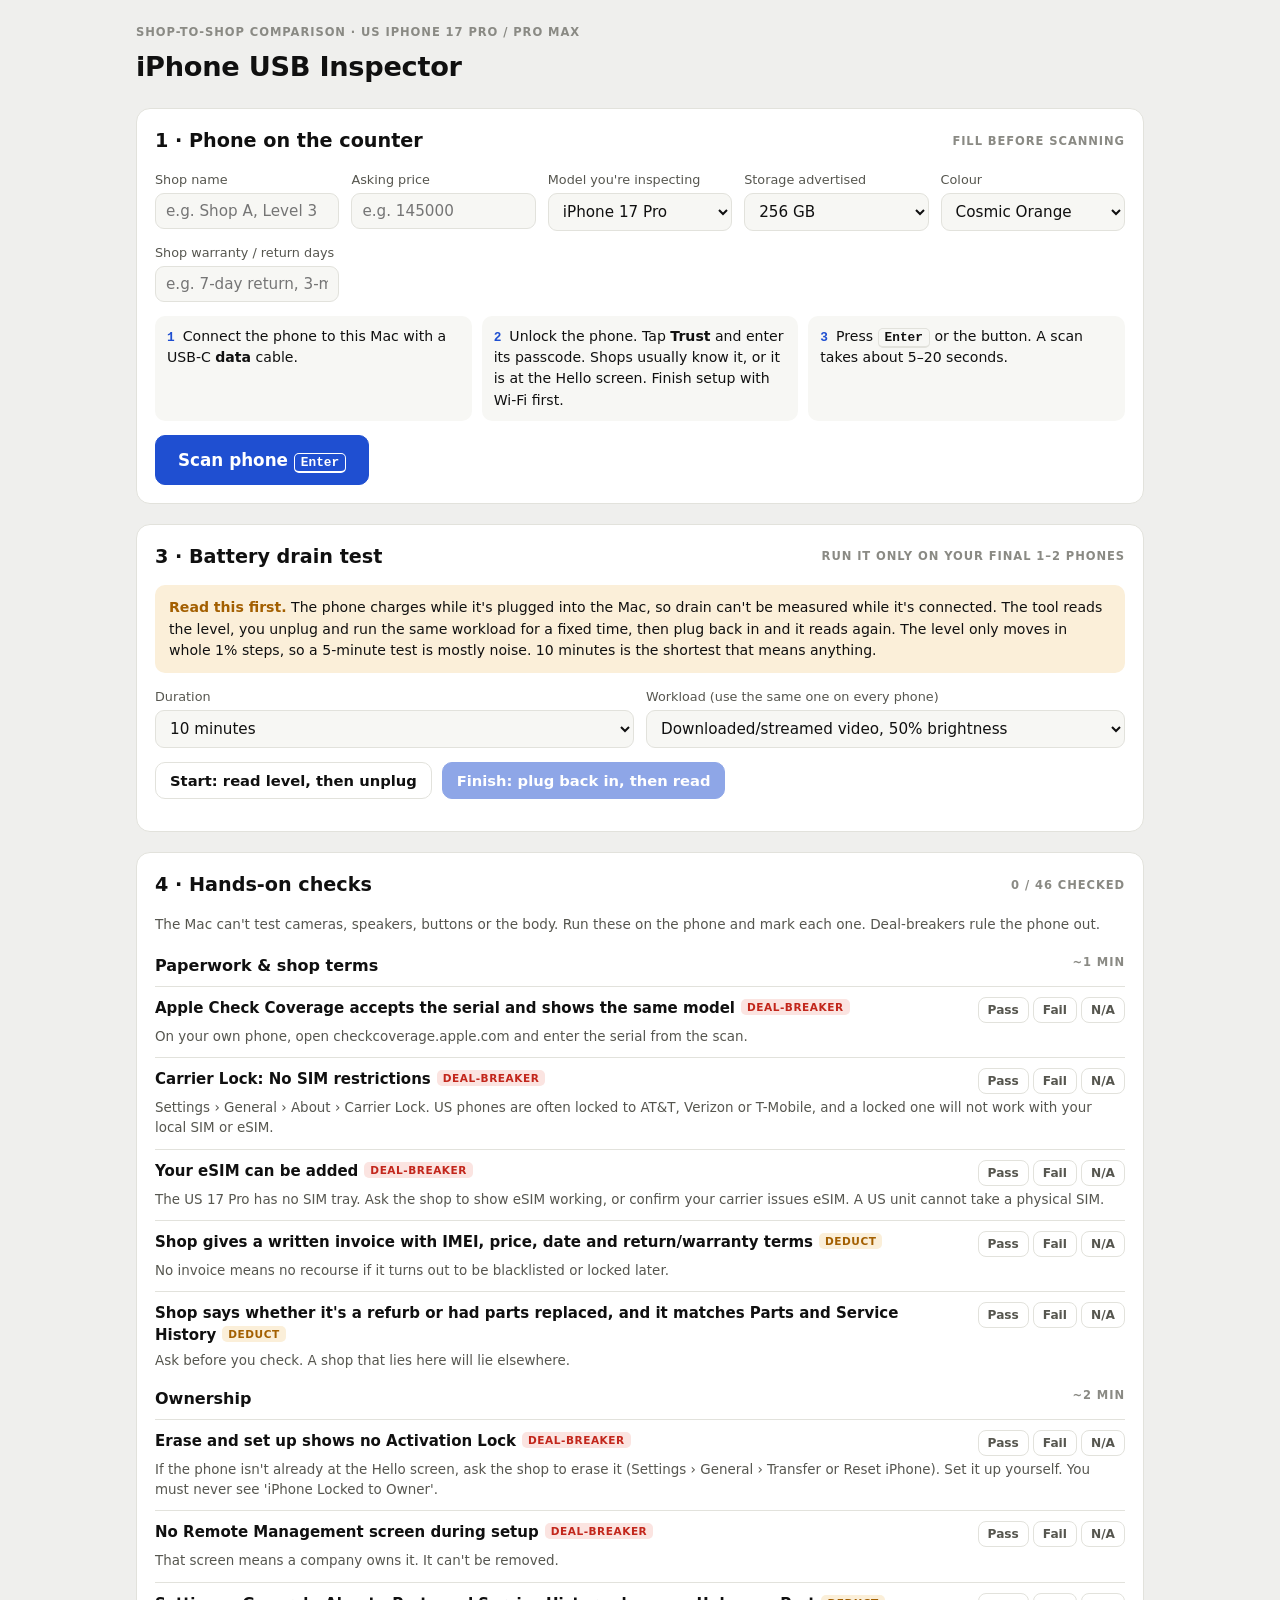
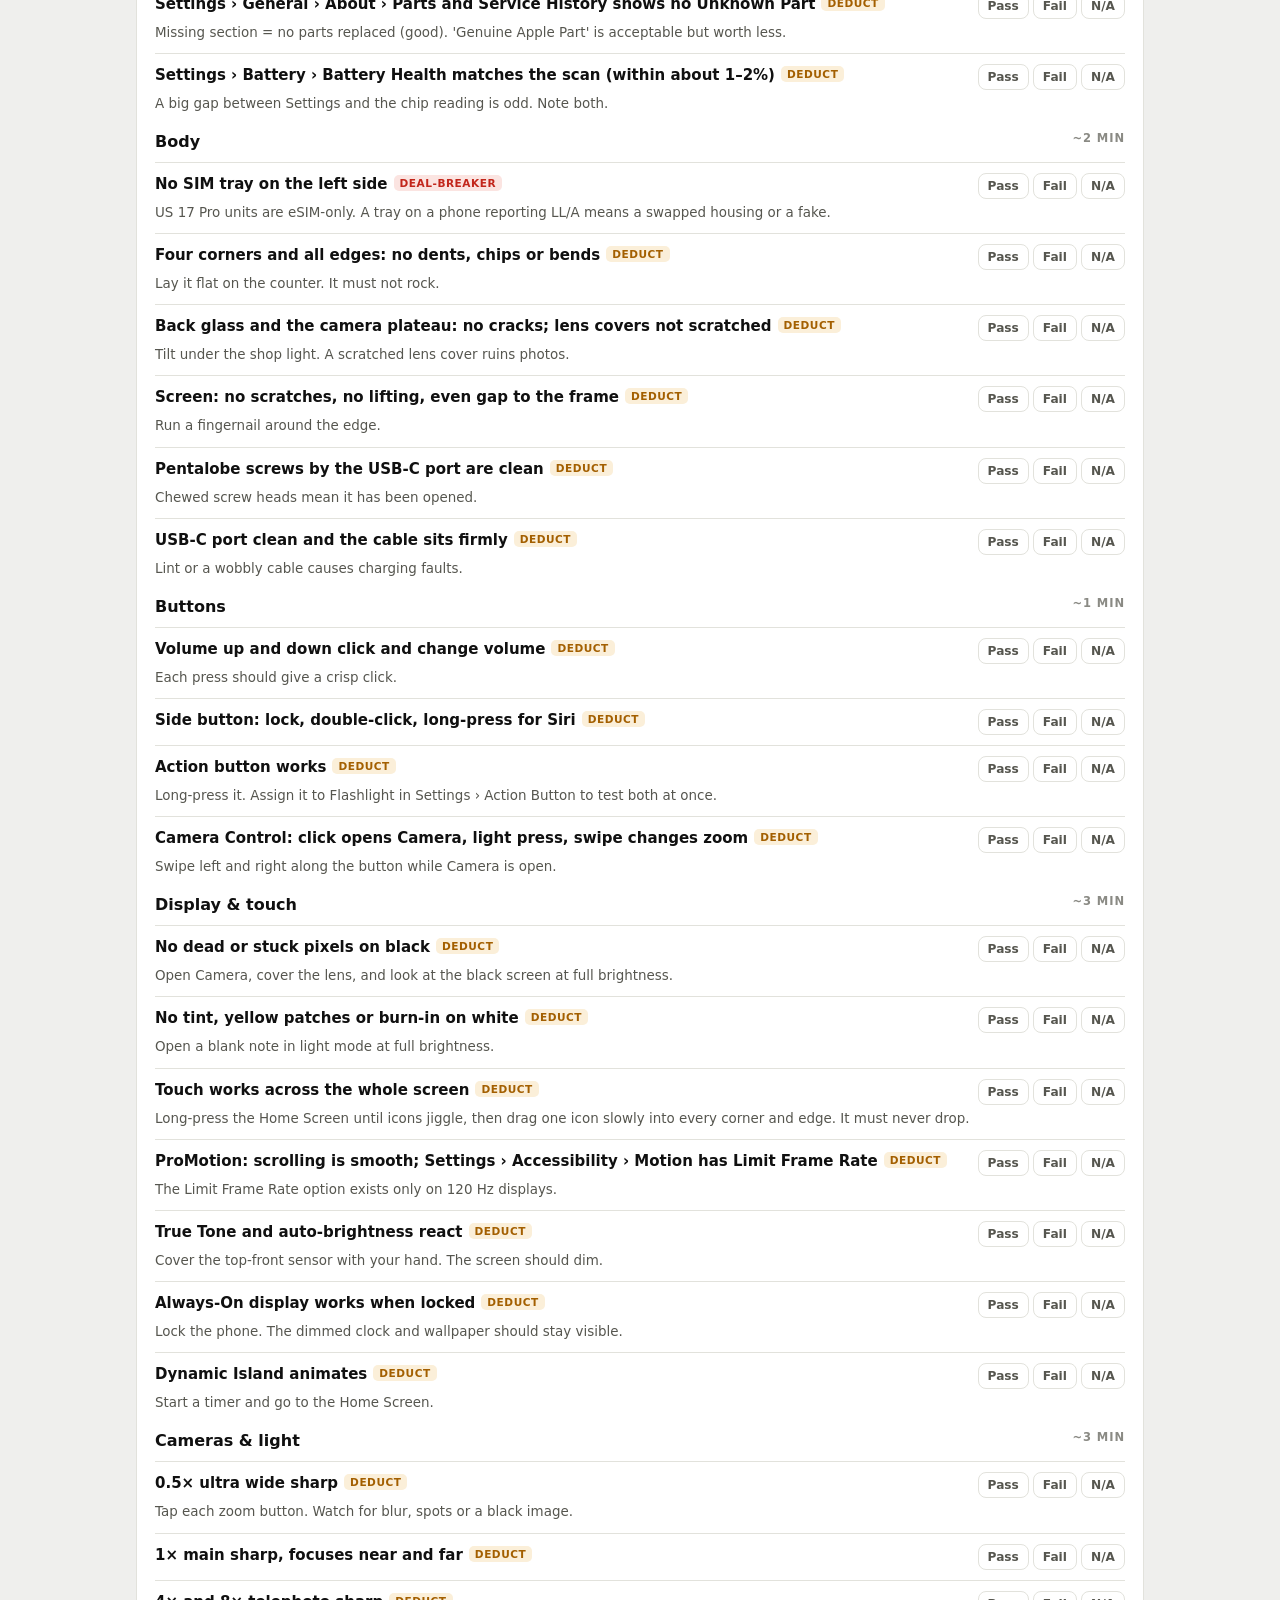
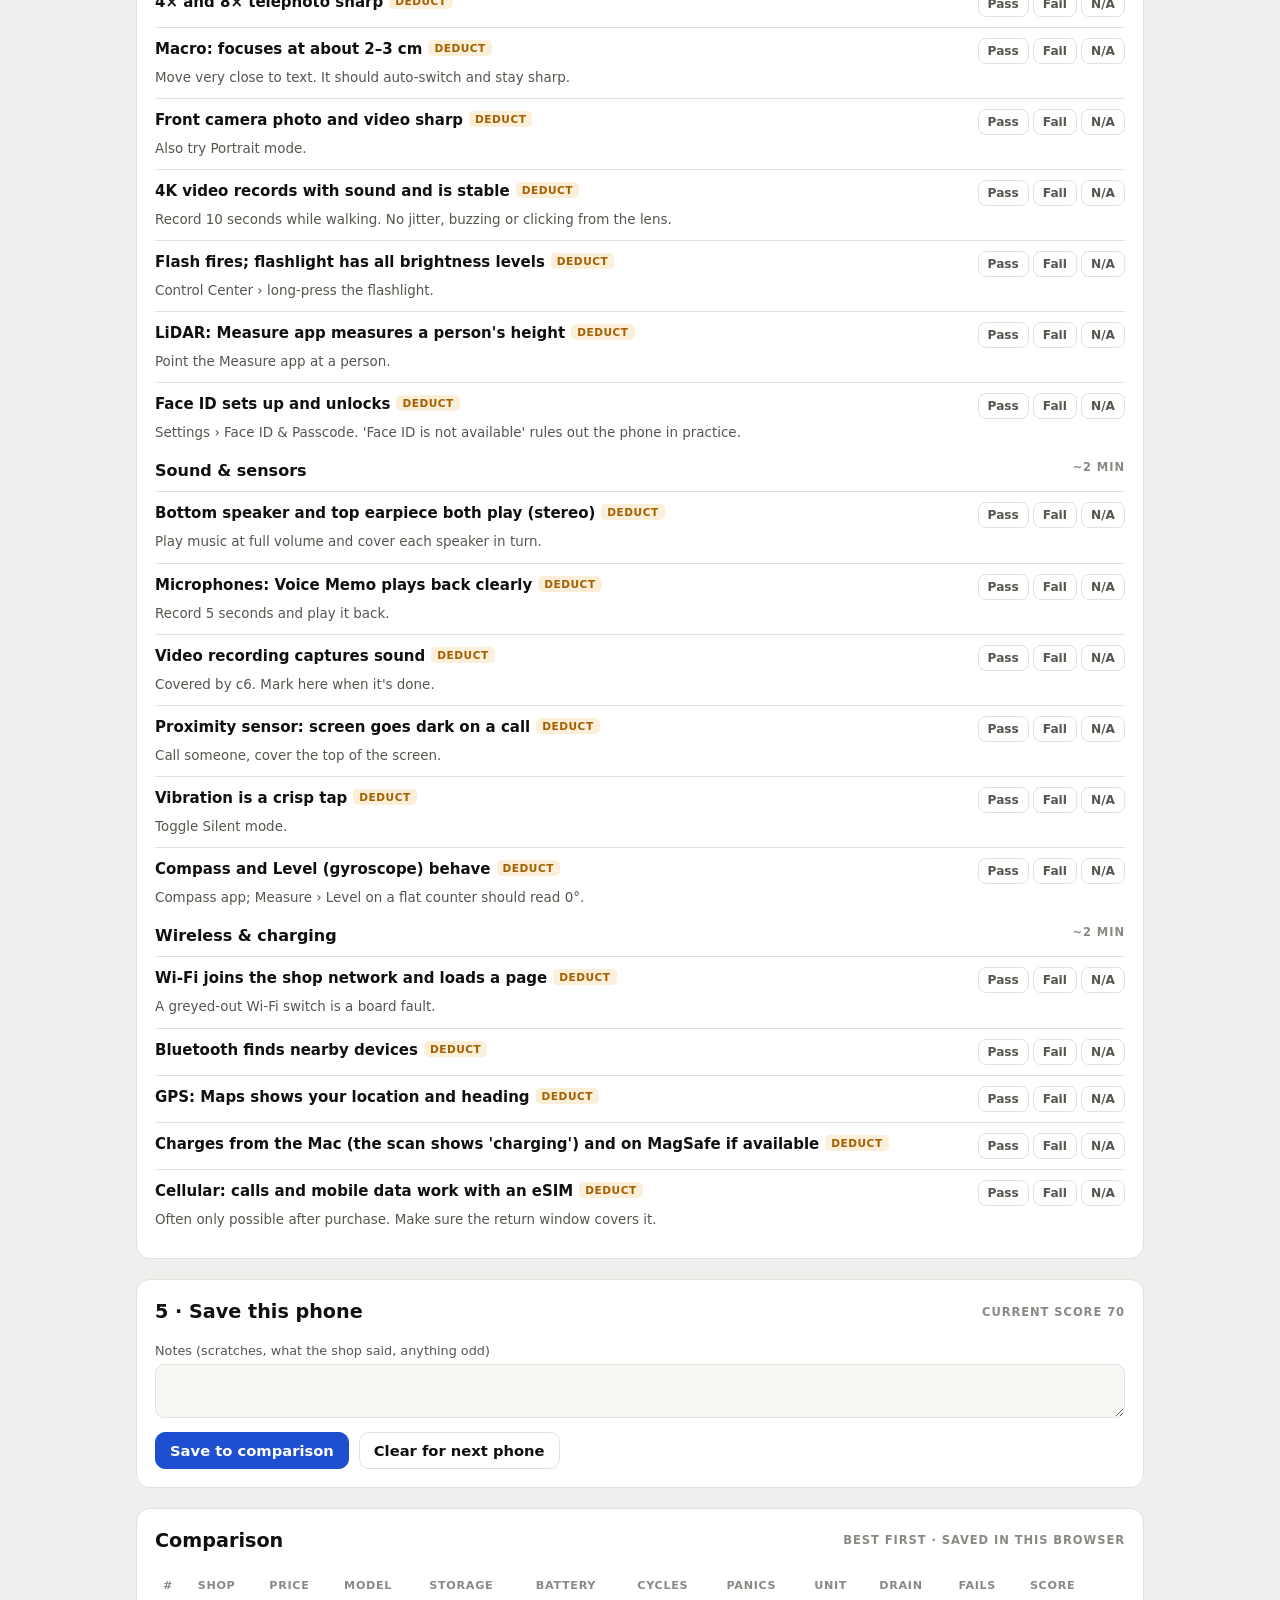
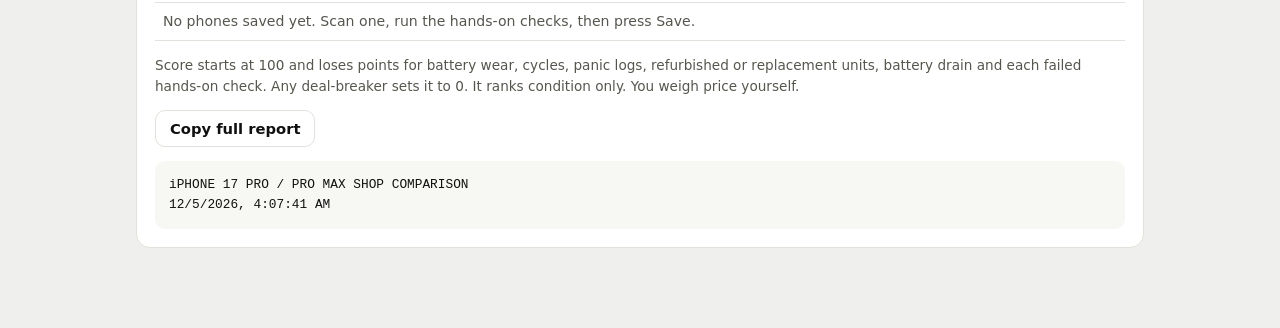
<file: tools/iphone-inspector/usb/app.html>
<!doctype html>
<html lang="en">
<head>
<meta charset="utf-8">
<meta name="viewport" content="width=device-width,initial-scale=1">
<title>iPhone USB Inspector</title>
<style>
/* Layout: Mac-first two-zone tool. Top: current phone (scan → battery → manual). Bottom: comparison of every phone scanned across shops. */
:root{
  --bg:#EFEFED; --card:#FFFFFF; --sunk:#F7F7F4; --line:#E2E2DC;
  --ink:#101010; --ink2:#56564F; --ink3:#8A8A84;
  --accent:#1F4FD1; --accent-ink:#FFFFFF;
  --ok:#17803D; --ok-bg:#E5F3EA; --warn:#A35F00; --warn-bg:#FBEFD9; --bad:#C2261B; --bad-bg:#FBE4E1; --unk:#56564F; --unk-bg:#ECECE7;
  --f-display:"SF Pro Display",ui-sans-serif,system-ui,-apple-system,sans-serif;
  --f-body:ui-sans-serif,system-ui,-apple-system,"Segoe UI",sans-serif;
  --f-mono:ui-monospace,SFMono-Regular,Menlo,monospace;
}
@media (prefers-color-scheme:dark){:root{
  --bg:#121212; --card:#1B1B1A; --sunk:#222220; --line:#2F2F2C;
  --ink:#F2F2EE; --ink2:#B5B5AE; --ink3:#85857F; --accent:#7C9BFF; --accent-ink:#0B0B0B;
  --ok:#5CCB80; --ok-bg:#16301F; --warn:#F0B34F; --warn-bg:#33270F; --bad:#FF7A6E; --bad-bg:#3A1714; --unk:#B5B5AE; --unk-bg:#2A2A27; color-scheme:dark}}
*{box-sizing:border-box}
[hidden]{display:none!important}
body{margin:0;background:var(--bg);color:var(--ink);font:15px/1.5 var(--f-body)}
.wrap{max-width:1040px;margin:0 auto;padding:24px max(16px,env(safe-area-inset-left)) 80px;display:flex;flex-direction:column;gap:20px}
h1,h2,h3{font-family:var(--f-display);margin:0;text-wrap:balance}
h1{font-size:1.7rem;letter-spacing:-.01em} h2{font-size:1.2rem} h3{font-size:1rem}
p{margin:0}
.muted{color:var(--ink2)} .small{font-size:.85rem} .mono{font-family:var(--f-mono);font-variant-numeric:tabular-nums}
.eyebrow{font-size:.72rem;text-transform:uppercase;letter-spacing:.08em;color:var(--ink3);font-weight:600}
.card{background:var(--card);border:1px solid var(--line);border-radius:14px;padding:18px;display:flex;flex-direction:column;gap:14px;min-width:0}
.row{display:flex;gap:10px;flex-wrap:wrap;align-items:center}
.grid{display:grid;grid-template-columns:repeat(auto-fit,minmax(170px,1fr));gap:12px}
.btn{border:1px solid var(--line);background:var(--card);color:var(--ink);font:600 .92rem var(--f-body);padding:9px 14px;border-radius:10px;cursor:pointer}
.btn.primary{background:var(--accent);color:var(--accent-ink);border-color:var(--accent)}
.btn.big{font-size:1.05rem;padding:14px 22px}
.btn:disabled{opacity:.5;cursor:default}
button:focus-visible,input:focus-visible,select:focus-visible,textarea:focus-visible{outline:2px solid var(--accent);outline-offset:2px}
label.f{display:flex;flex-direction:column;gap:4px;font-size:.8rem;color:var(--ink2);font-weight:500;min-width:0}
input,select,textarea{font:500 .95rem var(--f-body);color:var(--ink);background:var(--sunk);border:1px solid var(--line);border-radius:9px;padding:8px 10px;width:100%}
kbd{font:600 .8rem var(--f-mono);border:1px solid var(--line);border-bottom-width:2px;border-radius:5px;padding:1px 6px;background:var(--sunk)}
.steps{display:grid;grid-template-columns:repeat(auto-fit,minmax(200px,1fr));gap:10px;counter-reset:s;margin:0;padding:0;list-style:none}
.steps li{background:var(--sunk);border-radius:10px;padding:10px 12px;font-size:.88rem;counter-increment:s}
.steps li::before{content:counter(s);font:700 .8rem var(--f-mono);color:var(--accent);margin-right:8px}
.chip{display:inline-block;border-radius:999px;padding:2px 10px;font-weight:700;font-size:.78rem;white-space:nowrap}
.chip.ok{background:var(--ok-bg);color:var(--ok)} .chip.warn{background:var(--warn-bg);color:var(--warn)} .chip.bad{background:var(--bad-bg);color:var(--bad)}
.chip.info,.chip.unknown{background:var(--unk-bg);color:var(--unk)}
.verdict{font:700 1.15rem var(--f-display);padding:10px 16px;border-radius:12px}
.verdict.ok{background:var(--ok-bg);color:var(--ok)} .verdict.warn{background:var(--warn-bg);color:var(--warn)} .verdict.bad{background:var(--bad-bg);color:var(--bad)} .verdict.idle{background:var(--sunk);color:var(--ink2)}
.tbl{overflow-x:auto}
table{border-collapse:collapse;width:100%;font-size:.88rem}
th,td{text-align:left;padding:8px;border-bottom:1px solid var(--line);vertical-align:top}
th{font-size:.7rem;text-transform:uppercase;letter-spacing:.06em;color:var(--ink3);white-space:nowrap}
td .d{color:var(--ink2);font-size:.8rem}
.err{background:var(--bad-bg);color:var(--bad);border-radius:10px;padding:12px 14px;font-weight:600}
.note{background:var(--warn-bg);border-radius:10px;padding:12px 14px;font-size:.88rem}
.note b{color:var(--warn)}
.sec{display:flex;flex-direction:column;gap:0}
.sec>h3{padding:6px 0 8px;display:flex;justify-content:space-between;gap:10px;flex-wrap:wrap}
.item{border-top:1px solid var(--line);padding:10px 0;display:grid;grid-template-columns:1fr auto;gap:4px 12px}
.item .t{font-weight:600;min-width:0}
.item .how{grid-column:1/-1;font-size:.84rem;color:var(--ink2)}
.tag{font-size:.66rem;font-weight:700;letter-spacing:.05em;text-transform:uppercase;padding:2px 6px;border-radius:5px;margin-left:6px;vertical-align:2px}
.tag.deal{background:var(--bad-bg);color:var(--bad)} .tag.neg{background:var(--warn-bg);color:var(--warn)}
.tri{display:inline-flex;gap:4px;align-self:start}
.tri button{border:1px solid var(--line);background:var(--card);color:var(--ink2);font:700 .76rem var(--f-body);padding:5px 9px;border-radius:8px;cursor:pointer;min-width:42px}
.tri button[data-v="pass"][aria-pressed="true"]{background:var(--ok);border-color:var(--ok);color:#fff}
.tri button[data-v="fail"][aria-pressed="true"]{background:var(--bad);border-color:var(--bad);color:#fff}
.tri button[data-v="na"][aria-pressed="true"]{background:var(--ink2);border-color:var(--ink2);color:var(--card)}
.big-num{font:700 2rem var(--f-display);font-variant-numeric:tabular-nums}
.stat{background:var(--sunk);border-radius:10px;padding:10px 12px;display:flex;flex-direction:column;gap:2px}
tr.best td{background:var(--ok-bg)}
tr.out td{opacity:.6}
pre{white-space:pre-wrap;word-break:break-word;background:var(--sunk);border-radius:10px;padding:14px;font:.8rem/1.55 var(--f-mono);margin:0;max-height:360px;overflow:auto}
@media (max-width:600px){.item{grid-template-columns:1fr}}
</style>
</head>
<body>
<div class="wrap">
  <header class="row" style="justify-content:space-between;align-items:flex-end">
    <div style="display:flex;flex-direction:column;gap:6px">
      <span class="eyebrow">Shop-to-shop comparison · US iPhone 17 Pro / Pro Max</span>
      <h1>iPhone USB Inspector</h1>
    </div>
    <span id="demoBadge" class="chip warn" hidden>DEMO DATA, no phone connected</span>
  </header>

  <!-- ===== CURRENT PHONE ===== -->
  <section class="card">
    <div class="row" style="justify-content:space-between"><h2>1 · Phone on the counter</h2><span class="eyebrow">Fill before scanning</span></div>
    <div class="grid">
      <label class="f">Shop name<input id="shop" placeholder="e.g. Shop A, Level 3"></label>
      <label class="f">Asking price<input id="price" inputmode="numeric" placeholder="e.g. 145000"></label>
      <label class="f">Model you're inspecting<select id="expect"><option value="pro">iPhone 17 Pro</option><option value="max">iPhone 17 Pro Max</option></select></label>
      <label class="f">Storage advertised<select id="storage"><option>256 GB</option><option>512 GB</option><option>1 TB</option><option>2 TB</option></select></label>
      <label class="f">Colour<select id="color"><option>Cosmic Orange</option><option>Deep Blue</option><option>Silver</option></select></label>
      <label class="f">Shop warranty / return days<input id="warranty" placeholder="e.g. 7-day return, 3-month warranty"></label>
    </div>
    <ol class="steps">
      <li>Connect the phone to this Mac with a USB-C <b>data</b> cable.</li>
      <li>Unlock the phone. Tap <b>Trust</b> and enter its passcode. Shops usually know it, or it is at the Hello screen. Finish setup with Wi-Fi first.</li>
      <li>Press <kbd>Enter</kbd> or the button. A scan takes about 5–20 seconds.</li>
    </ol>
    <div class="row">
      <button class="btn primary big" id="scanBtn" type="button">Scan phone <kbd style="background:transparent;color:inherit;border-color:currentColor">Enter</kbd></button>
      <span id="scanState" class="muted small"></span>
    </div>
    <div id="scanErr" class="err" hidden></div>
  </section>

  <section class="card" id="resultCard" hidden>
    <div class="row" style="justify-content:space-between">
      <h2>2 · Automatic results</h2>
      <span id="autoVerdict" class="verdict idle"></span>
    </div>
    <div class="tbl"><table><thead><tr><th>Check</th><th>Reading</th><th>Result</th></tr></thead><tbody id="autoBody"></tbody></table></div>
    <p class="small muted">"Unknown" means the phone refused that read. It is not a pass, so do that check by hand.</p>
  </section>

  <section class="card">
    <div class="row" style="justify-content:space-between"><h2>3 · Battery drain test</h2><span class="eyebrow">Run it only on your final 1–2 phones</span></div>
    <div class="note"><b>Read this first.</b> The phone charges while it's plugged into the Mac, so drain can't be measured while it's connected. The tool reads the level, you unplug and run the same workload for a fixed time, then plug back in and it reads again. The level only moves in whole 1% steps, so a 5-minute test is mostly noise. 10 minutes is the shortest that means anything.</div>
    <div class="grid">
      <label class="f">Duration<select id="dDur"><option value="10" selected>10 minutes</option><option value="15">15 minutes</option><option value="5">5 minutes (rough)</option></select></label>
      <label class="f">Workload (use the same one on every phone)<select id="dLoad"><option value="video">Downloaded/streamed video, 50% brightness</option><option value="camera">4K camera recording</option></select></label>
    </div>
    <div class="row">
      <button class="btn" id="dStart" type="button">Start: read level, then unplug</button>
      <button class="btn primary" id="dEnd" type="button" disabled>Finish: plug back in, then read</button>
      <span id="dTimer" class="mono big-num" hidden></span>
    </div>
    <div id="dOut" class="small"></div>
  </section>

  <section class="card">
    <div class="row" style="justify-content:space-between"><h2>4 · Hands-on checks</h2><span id="manProg" class="eyebrow"></span></div>
    <p class="small muted">The Mac can't test cameras, speakers, buttons or the body. Run these on the phone and mark each one. Deal-breakers rule the phone out.</p>
    <div id="manual"></div>
  </section>

  <section class="card">
    <div class="row" style="justify-content:space-between"><h2>5 · Save this phone</h2><span id="curScore" class="eyebrow"></span></div>
    <label class="f">Notes (scratches, what the shop said, anything odd)<textarea id="notes" rows="2"></textarea></label>
    <div class="row">
      <button class="btn primary" id="saveBtn" type="button">Save to comparison</button>
      <button class="btn" id="newBtn" type="button">Clear for next phone</button>
      <span id="saveMsg" class="small muted"></span>
    </div>
  </section>

  <!-- ===== COMPARISON ===== -->
  <section class="card">
    <div class="row" style="justify-content:space-between"><h2>Comparison</h2><span class="eyebrow">Best first · saved in this browser</span></div>
    <div class="tbl"><table><thead><tr><th>#</th><th>Shop</th><th>Price</th><th>Model</th><th>Storage</th><th>Battery</th><th>Cycles</th><th>Panics</th><th>Unit</th><th>Drain</th><th>Fails</th><th>Score</th><th></th></tr></thead><tbody id="cmpBody"></tbody></table></div>
    <p class="small muted">Score starts at 100 and loses points for battery wear, cycles, panic logs, refurbished or replacement units, battery drain and each failed hands-on check. Any deal-breaker sets it to 0. It ranks condition only. You weigh price yourself.</p>
    <div class="row"><button class="btn" id="copyAll" type="button">Copy full report</button><span id="copyMsg" class="small muted"></span></div>
    <pre id="report"></pre>
  </section>
</div>

<script>
(function(){
"use strict";
const $=id=>document.getElementById(id);
const esc=s=>String(s??"").replace(/[&<>"]/g,c=>({"&":"&amp;","<":"&lt;",">":"&gt;",'"':"&quot;"}[c]));

/* Auto checks that rule a phone out when they come back "bad" */
const AUTO_DEAL=new Set(["class","model","imei","imei2","activation","findmy","mdm","baseband","region"]);

/* sev: deal = rule out on fail, neg = deduct */
const MANUAL=[
 {g:"Paperwork & shop terms",time:"1 min",items:[
  ["m1","deal","Apple Check Coverage accepts the serial and shows the same model","On your own phone, open checkcoverage.apple.com and enter the serial from the scan."],
  ["m2","deal","Carrier Lock: No SIM restrictions","Settings › General › About › Carrier Lock. US phones are often locked to AT&T, Verizon or T-Mobile, and a locked one will not work with your local SIM or eSIM."],
  ["m3","deal","Your eSIM can be added","The US 17 Pro has no SIM tray. Ask the shop to show eSIM working, or confirm your carrier issues eSIM. A US unit cannot take a physical SIM."],
  ["m4","neg","Shop gives a written invoice with IMEI, price, date and return/warranty terms","No invoice means no recourse if it turns out to be blacklisted or locked later."],
  ["m5","neg","Shop says whether it's a refurb or had parts replaced, and it matches Parts and Service History","Ask before you check. A shop that lies here will lie elsewhere."]
 ]},
 {g:"Ownership",time:"2 min",items:[
  ["o1","deal","Erase and set up shows no Activation Lock","If the phone isn't already at the Hello screen, ask the shop to erase it (Settings › General › Transfer or Reset iPhone). Set it up yourself. You must never see 'iPhone Locked to Owner'."],
  ["o2","deal","No Remote Management screen during setup","That screen means a company owns it. It can't be removed."],
  ["o3","neg","Settings › General › About › Parts and Service History shows no Unknown Part","Missing section = no parts replaced (good). 'Genuine Apple Part' is acceptable but worth less."],
  ["o4","neg","Settings › Battery › Battery Health matches the scan (within about 1–2%)","A big gap between Settings and the chip reading is odd. Note both."]
 ]},
 {g:"Body",time:"2 min",items:[
  ["b1","deal","No SIM tray on the left side","US 17 Pro units are eSIM-only. A tray on a phone reporting LL/A means a swapped housing or a fake."],
  ["b2","neg","Four corners and all edges: no dents, chips or bends","Lay it flat on the counter. It must not rock."],
  ["b3","neg","Back glass and the camera plateau: no cracks; lens covers not scratched","Tilt under the shop light. A scratched lens cover ruins photos."],
  ["b4","neg","Screen: no scratches, no lifting, even gap to the frame","Run a fingernail around the edge."],
  ["b5","neg","Pentalobe screws by the USB-C port are clean","Chewed screw heads mean it has been opened."],
  ["b6","neg","USB-C port clean and the cable sits firmly","Lint or a wobbly cable causes charging faults."]
 ]},
 {g:"Buttons",time:"1 min",items:[
  ["k1","neg","Volume up and down click and change volume","Each press should give a crisp click."],
  ["k2","neg","Side button: lock, double-click, long-press for Siri",""],
  ["k3","neg","Action button works","Long-press it. Assign it to Flashlight in Settings › Action Button to test both at once."],
  ["k4","neg","Camera Control: click opens Camera, light press, swipe changes zoom","Swipe left and right along the button while Camera is open."]
 ]},
 {g:"Display & touch",time:"3 min",items:[
  ["d1","neg","No dead or stuck pixels on black","Open Camera, cover the lens, and look at the black screen at full brightness."],
  ["d2","neg","No tint, yellow patches or burn-in on white","Open a blank note in light mode at full brightness."],
  ["d3","neg","Touch works across the whole screen","Long-press the Home Screen until icons jiggle, then drag one icon slowly into every corner and edge. It must never drop."],
  ["d4","neg","ProMotion: scrolling is smooth; Settings › Accessibility › Motion has Limit Frame Rate","The Limit Frame Rate option exists only on 120 Hz displays."],
  ["d5","neg","True Tone and auto-brightness react","Cover the top-front sensor with your hand. The screen should dim."],
  ["d6","neg","Always-On display works when locked","Lock the phone. The dimmed clock and wallpaper should stay visible."],
  ["d7","neg","Dynamic Island animates","Start a timer and go to the Home Screen."]
 ]},
 {g:"Cameras & light",time:"3 min",items:[
  ["c1","neg","0.5× ultra wide sharp","Tap each zoom button. Watch for blur, spots or a black image."],
  ["c2","neg","1× main sharp, focuses near and far",""],
  ["c3","neg","4× and 8× telephoto sharp",""],
  ["c4","neg","Macro: focuses at about 2–3 cm","Move very close to text. It should auto-switch and stay sharp."],
  ["c5","neg","Front camera photo and video sharp","Also try Portrait mode."],
  ["c6","neg","4K video records with sound and is stable","Record 10 seconds while walking. No jitter, buzzing or clicking from the lens."],
  ["c7","neg","Flash fires; flashlight has all brightness levels","Control Center › long-press the flashlight."],
  ["c8","neg","LiDAR: Measure app measures a person's height","Point the Measure app at a person."],
  ["c9","neg","Face ID sets up and unlocks","Settings › Face ID & Passcode. 'Face ID is not available' rules out the phone in practice."]
 ]},
 {g:"Sound & sensors",time:"2 min",items:[
  ["s1","neg","Bottom speaker and top earpiece both play (stereo)","Play music at full volume and cover each speaker in turn."],
  ["s2","neg","Microphones: Voice Memo plays back clearly","Record 5 seconds and play it back."],
  ["s3","neg","Video recording captures sound","Covered by c6. Mark here when it's done."],
  ["s4","neg","Proximity sensor: screen goes dark on a call","Call someone, cover the top of the screen."],
  ["s5","neg","Vibration is a crisp tap","Toggle Silent mode."],
  ["s6","neg","Compass and Level (gyroscope) behave","Compass app; Measure › Level on a flat counter should read 0°."]
 ]},
 {g:"Wireless & charging",time:"2 min",items:[
  ["w1","neg","Wi-Fi joins the shop network and loads a page","A greyed-out Wi-Fi switch is a board fault."],
  ["w2","neg","Bluetooth finds nearby devices",""],
  ["w3","neg","GPS: Maps shows your location and heading",""],
  ["w4","neg","Charges from the Mac (the scan shows 'charging') and on MagSafe if available",""],
  ["w5","neg","Cellular: calls and mobile data work with an eSIM","Often only possible after purchase. Make sure the return window covers it."]
 ]}
];
const ALL_MANUAL=MANUAL.flatMap(g=>g.items);

/* ---------- state ---------- */
let cur=blank(); let saved=[];
function blank(){return {id:Date.now(),scan:null,manual:{},drain:null}}
try{saved=JSON.parse(localStorage.getItem("usbInspector:saved")||"[]")}catch(e){saved=[]}
function persist(){try{localStorage.setItem("usbInspector:saved",JSON.stringify(saved))}catch(e){}}

/* ---------- scan ---------- */
let busy=false;
async function scan(){
  if(busy) return; busy=true; $("scanBtn").disabled=true; $("scanErr").hidden=true; $("scanState").textContent="Scanning… keep the phone unlocked. Tap Trust if it asks.";
  try{
    const r=await fetch("/api/scan?expect="+$("expect").value); const j=await r.json();
    if(!r.ok) throw new Error((j.hint?j.hint+"  ":"")+"("+j.error+")");
    cur.scan=j; $("demoBadge").hidden=!j.demo; renderAuto(); $("scanState").textContent="Scanned "+new Date().toLocaleTimeString();
    $("resultCard").scrollIntoView({behavior:"smooth",block:"start"});
  }catch(e){ $("scanErr").hidden=false; $("scanErr").textContent=e.message.includes("Failed to fetch")?"The local server isn't running. Start it with ./run.sh in Terminal.":e.message; $("scanState").textContent=""; }
  finally{busy=false; $("scanBtn").disabled=false; refresh()}
}
$("scanBtn").addEventListener("click",scan);
document.addEventListener("keydown",e=>{ if(e.key==="Enter"&&!/INPUT|TEXTAREA|SELECT|BUTTON/.test(document.activeElement.tagName)){e.preventDefault(); scan()} });

function autoVerdict(s){
  if(!s) return {cls:"idle",txt:"Not scanned"};
  const bad=s.checks.filter(c=>c.status==="bad"); const deal=bad.filter(c=>AUTO_DEAL.has(c.id));
  if(deal.length) return {cls:"bad",txt:"Rule out: "+deal.map(c=>c.label).join(", ")};
  if(bad.length||s.checks.some(c=>c.status==="warn"||c.status==="unknown")) return {cls:"warn",txt:"Passed with warnings"};
  return {cls:"ok",txt:"All automatic checks passed"};
}
function renderAuto(){
  const s=cur.scan; $("resultCard").hidden=!s; if(!s) return;
  $("autoBody").innerHTML=s.checks.map(c=>'<tr><td><b>'+esc(c.label)+'</b>'+(c.detail?'<div class="d">'+esc(c.detail)+'</div>':'')+'</td><td class="mono">'+esc(c.value)+'</td><td><span class="chip '+c.status+'">'+({ok:"Pass",warn:"Check",bad:"Fail",info:"Info",unknown:"Unknown"}[c.status])+'</span></td></tr>').join("");
  const v=autoVerdict(s); $("autoVerdict").className="verdict "+v.cls; $("autoVerdict").textContent=v.txt;
}

/* ---------- drain test ---------- */
let dStart=null, tick=null;
async function readBattery(){const r=await fetch("/api/battery"); const j=await r.json(); if(!r.ok) throw new Error(j.hint||j.error); return j}
$("dStart").addEventListener("click",async()=>{
  $("dOut").textContent="Reading…";
  try{ const b=await readBattery(); dStart={...b,t:Date.now()}; $("dEnd").disabled=false;
    $("dOut").innerHTML="Start level <b>"+b.level+"%</b>. <b>Unplug now</b> and start the "+($("dLoad").value==="video"?"video at 50% brightness":"4K recording")+". Plug back in when the timer ends.";
    const end=Date.now()+(+$("dDur").value)*60000; $("dTimer").hidden=false; clearInterval(tick);
    tick=setInterval(()=>{const left=Math.max(0,end-Date.now()); $("dTimer").textContent=String(Math.floor(left/60000)).padStart(2,"0")+":"+String(Math.floor(left/1000)%60).padStart(2,"0"); if(!left){clearInterval(tick); $("dTimer").textContent="Plug in now";}},250);
  }catch(e){$("dOut").innerHTML='<span class="chip bad">Error</span> '+esc(e.message)}
});
$("dEnd").addEventListener("click",async()=>{
  try{ const b=await readBattery(); clearInterval(tick); $("dTimer").hidden=true;
    const mins=(Date.now()-dStart.t)/60000; const drop=dStart.level-b.level; const perHour=drop/mins*60;
    const load=$("dLoad").value; const lim=load==="video"?{ok:12,warn:18}:{ok:25,warn:35}; // %/hour, [guessing] thresholds
    const st=perHour<=lim.ok?"ok":perHour<=lim.warn?"warn":"bad";
    cur.drain={drop,mins:+mins.toFixed(1),perHour:+perHour.toFixed(1),load,st};
    $("dEnd").disabled=true;
    $("dOut").innerHTML='<span class="chip '+st+'">'+({ok:"Normal",warn:"High",bad:"Too high"}[st])+'</span> Dropped <b>'+drop+'%</b> in '+mins.toFixed(1)+' min, about <b>'+perHour.toFixed(1)+'% per hour</b>. Rough guide for this workload: up to '+lim.ok+'%/h normal, over '+lim.warn+'%/h a problem. These limits are estimates. Compare phones against each other, using the same workload and brightness.';
    refresh();
  }catch(e){$("dOut").innerHTML='<span class="chip bad">Error</span> '+esc(e.message)+" Plug the phone back in and try Finish again."}
});

/* ---------- manual ---------- */
function renderManual(){
  $("manual").innerHTML=MANUAL.map(g=>'<div class="sec"><h3><span>'+esc(g.g)+'</span><span class="eyebrow">~'+g.time+'</span></h3>'+g.items.map(([id,sev,t,how])=>
    '<div class="item"><div class="t">'+esc(t)+'<span class="tag '+sev+'">'+(sev==="deal"?"Deal-breaker":"Deduct")+'</span></div><div class="tri">'+
    ["pass","fail","na"].map(v=>'<button type="button" data-id="'+id+'" data-v="'+v+'" aria-pressed="'+(cur.manual[id]===v)+'">'+(v==="na"?"N/A":v[0].toUpperCase()+v.slice(1))+'</button>').join("")+'</div>'+(how?'<div class="how">'+esc(how)+'</div>':'')+'</div>').join("")+'</div>').join("");
}
$("manual").addEventListener("click",e=>{const b=e.target.closest("button[data-v]"); if(!b) return; const id=b.dataset.id; cur.manual[id]=cur.manual[id]===b.dataset.v?undefined:b.dataset.v;
  b.parentElement.querySelectorAll("button").forEach(x=>x.setAttribute("aria-pressed",String(cur.manual[id]===x.dataset.v))); refresh()});

/* ---------- scoring ---------- */
function get(s,id){return s&&s.checks.find(c=>c.id===id)}
function score(p){
  const s=p.scan; const reasons=[];
  const dealManual=ALL_MANUAL.filter(i=>i[1]==="deal"&&p.manual[i[0]]==="fail");
  const dealAuto=s?s.checks.filter(c=>c.status==="bad"&&AUTO_DEAL.has(c.id)):[];
  if(dealManual.length||dealAuto.length) return {score:0,out:true,reasons:dealAuto.map(c=>c.label).concat(dealManual.map(i=>i[2]))};
  let sc=100;
  const bh=get(s,"bhealth"); const pct=bh?parseFloat(bh.value):NaN; if(!isNaN(pct)) sc-=Math.max(0,100-pct)*2;
  const cy=get(s,"cycles"); if(cy) sc-=Math.min(20,(+cy.value||0)/25);
  const pn=get(s,"panics"); if(pn) sc-=Math.min(20,(parseInt(pn.value)||0)*5);
  const part=get(s,"part"); if(part&&part.status==="warn") sc-=10;
  if(p.drain) sc-=p.drain.st==="bad"?15:p.drain.st==="warn"?7:0;
  const fails=ALL_MANUAL.filter(i=>p.manual[i[0]]==="fail").length; sc-=fails*5;
  if(!s) sc-=30;
  return {score:Math.max(1,Math.round(sc)),out:false,reasons};
}

/* ---------- save / compare ---------- */
function meta(){return {shop:$("shop").value.trim()||"Unnamed shop",price:$("price").value.trim(),expect:$("expect").value,storage:$("storage").value,color:$("color").value,warranty:$("warranty").value.trim(),notes:$("notes").value.trim()}}
$("saveBtn").addEventListener("click",()=>{
  const p={...cur,...meta(),savedAt:new Date().toISOString()};
  const i=saved.findIndex(x=>x.id===p.id); if(i>=0) saved[i]=p; else saved.push(p); persist(); refresh();
  $("saveMsg").textContent="Saved "+p.shop+". Clear for the next phone when ready.";
});
$("newBtn").addEventListener("click",()=>{cur=blank(); ["shop","price","warranty","notes"].forEach(id=>$(id).value=""); $("dOut").textContent=""; $("dEnd").disabled=true; $("scanErr").hidden=true; $("scanState").textContent=""; $("saveMsg").textContent=""; renderManual(); renderAuto(); refresh(); window.scrollTo({top:0,behavior:"smooth"})});

function renderCompare(){
  const rows=saved.map(p=>({p,s:score(p)})).sort((a,b)=>b.s.score-a.s.score||(+a.p.price||1e12)-(+b.p.price||1e12));
  const bestId=rows.find(r=>!r.s.out)?.p.id;
  $("cmpBody").innerHTML=rows.length?rows.map((r,i)=>{const p=r.p,s=p.scan;
    const v=id=>esc(get(s,id)?.value??"–");
    return '<tr class="'+(r.s.out?"out":p.id===bestId?"best":"")+'"><td class="mono">'+(i+1)+'</td><td><b>'+esc(p.shop)+'</b>'+(p.warranty?'<div class="d">'+esc(p.warranty)+'</div>':'')+(r.s.out?'<div class="d" style="color:var(--bad)">Ruled out: '+esc(r.s.reasons.join("; "))+'</div>':'')+'</td><td class="mono">'+esc(p.price||"–")+'</td><td>'+esc(s?.model||(p.expect==="max"?"17 Pro Max":"17 Pro"))+'<div class="d">'+esc(p.color)+'</div></td><td>'+esc((get(s,"storage")?.value||p.storage).split("  ")[0])+'</td><td class="mono">'+v("bhealth").split("  ")[0]+'</td><td class="mono">'+v("cycles")+'</td><td class="mono">'+v("panics")+'</td><td>'+esc((get(s,"part")?.detail||"–").replace(" unit","").replace("Apple Certified ",""))+'</td><td class="mono">'+(p.drain?p.drain.perHour+"%/h":"–")+'</td><td class="mono">'+ALL_MANUAL.filter(x=>p.manual[x[0]]==="fail").length+'</td><td><span class="chip '+(r.s.out?"bad":r.s.score>=85?"ok":"warn")+'">'+r.s.score+'</span></td><td><button class="btn" type="button" data-load="'+p.id+'">Open</button> <button class="btn" type="button" data-del="'+p.id+'">Delete</button></td></tr>'}).join(""):'<tr><td colspan="13" class="muted">No phones saved yet. Scan one, run the hands-on checks, then press Save.</td></tr>';
}
$("cmpBody").addEventListener("click",e=>{
  const l=e.target.closest("[data-load]"), d=e.target.closest("[data-del]");
  if(l){const p=saved.find(x=>String(x.id)===l.dataset.load); if(!p) return; cur={id:p.id,scan:p.scan,manual:{...p.manual},drain:p.drain};
    ["shop","price","warranty","notes"].forEach(k=>$(k).value=p[k]||""); $("expect").value=p.expect; $("storage").value=p.storage; $("color").value=p.color; renderManual(); renderAuto(); refresh(); window.scrollTo({top:0,behavior:"smooth"})}
  if(d){ if(d.dataset.armed){saved=saved.filter(x=>String(x.id)!==d.dataset.del); persist(); refresh()} else {d.dataset.armed="1"; d.textContent="Confirm delete"} }
});

function report(){
  const L=["iPHONE 17 PRO / PRO MAX SHOP COMPARISON",new Date().toLocaleString(),""];
  saved.map(p=>({p,s:score(p)})).sort((a,b)=>b.s.score-a.s.score).forEach(({p,s},i)=>{
    L.push((i+1)+". "+p.shop+"  |  price "+(p.price||"?")+"  |  score "+s.score+(s.out?" (RULED OUT)":""));
    if(p.scan) p.scan.checks.forEach(c=>L.push("   "+c.label+": "+c.value+" ["+c.status+"]"));
    if(p.drain) L.push("   Drain: "+p.drain.drop+"% in "+p.drain.mins+" min ("+p.drain.perHour+"%/h, "+p.drain.load+")");
    const f=ALL_MANUAL.filter(x=>p.manual[x[0]]==="fail"); if(f.length) L.push("   Failed: "+f.map(x=>x[2]).join("; "));
    const open=ALL_MANUAL.filter(x=>!p.manual[x[0]]).length; if(open) L.push("   Not checked: "+open+" hands-on items");
    if(p.warranty) L.push("   Terms: "+p.warranty); if(p.notes) L.push("   Notes: "+p.notes); L.push("");
  });
  return L.join("\n");
}
$("copyAll").addEventListener("click",()=>{navigator.clipboard.writeText(report()).then(()=>$("copyMsg").textContent="Copied.",()=>$("copyMsg").textContent="Copy blocked. Select the text below.")});

function refresh(){
  const done=ALL_MANUAL.filter(i=>cur.manual[i[0]]).length; $("manProg").textContent=done+" / "+ALL_MANUAL.length+" checked";
  const s=score(cur); $("curScore").textContent=s.out?"Ruled out":"Current score "+s.score;
  renderCompare(); $("report").textContent=report();
}
renderManual(); refresh();
})();
</script>
</body>
</html>
</file>
